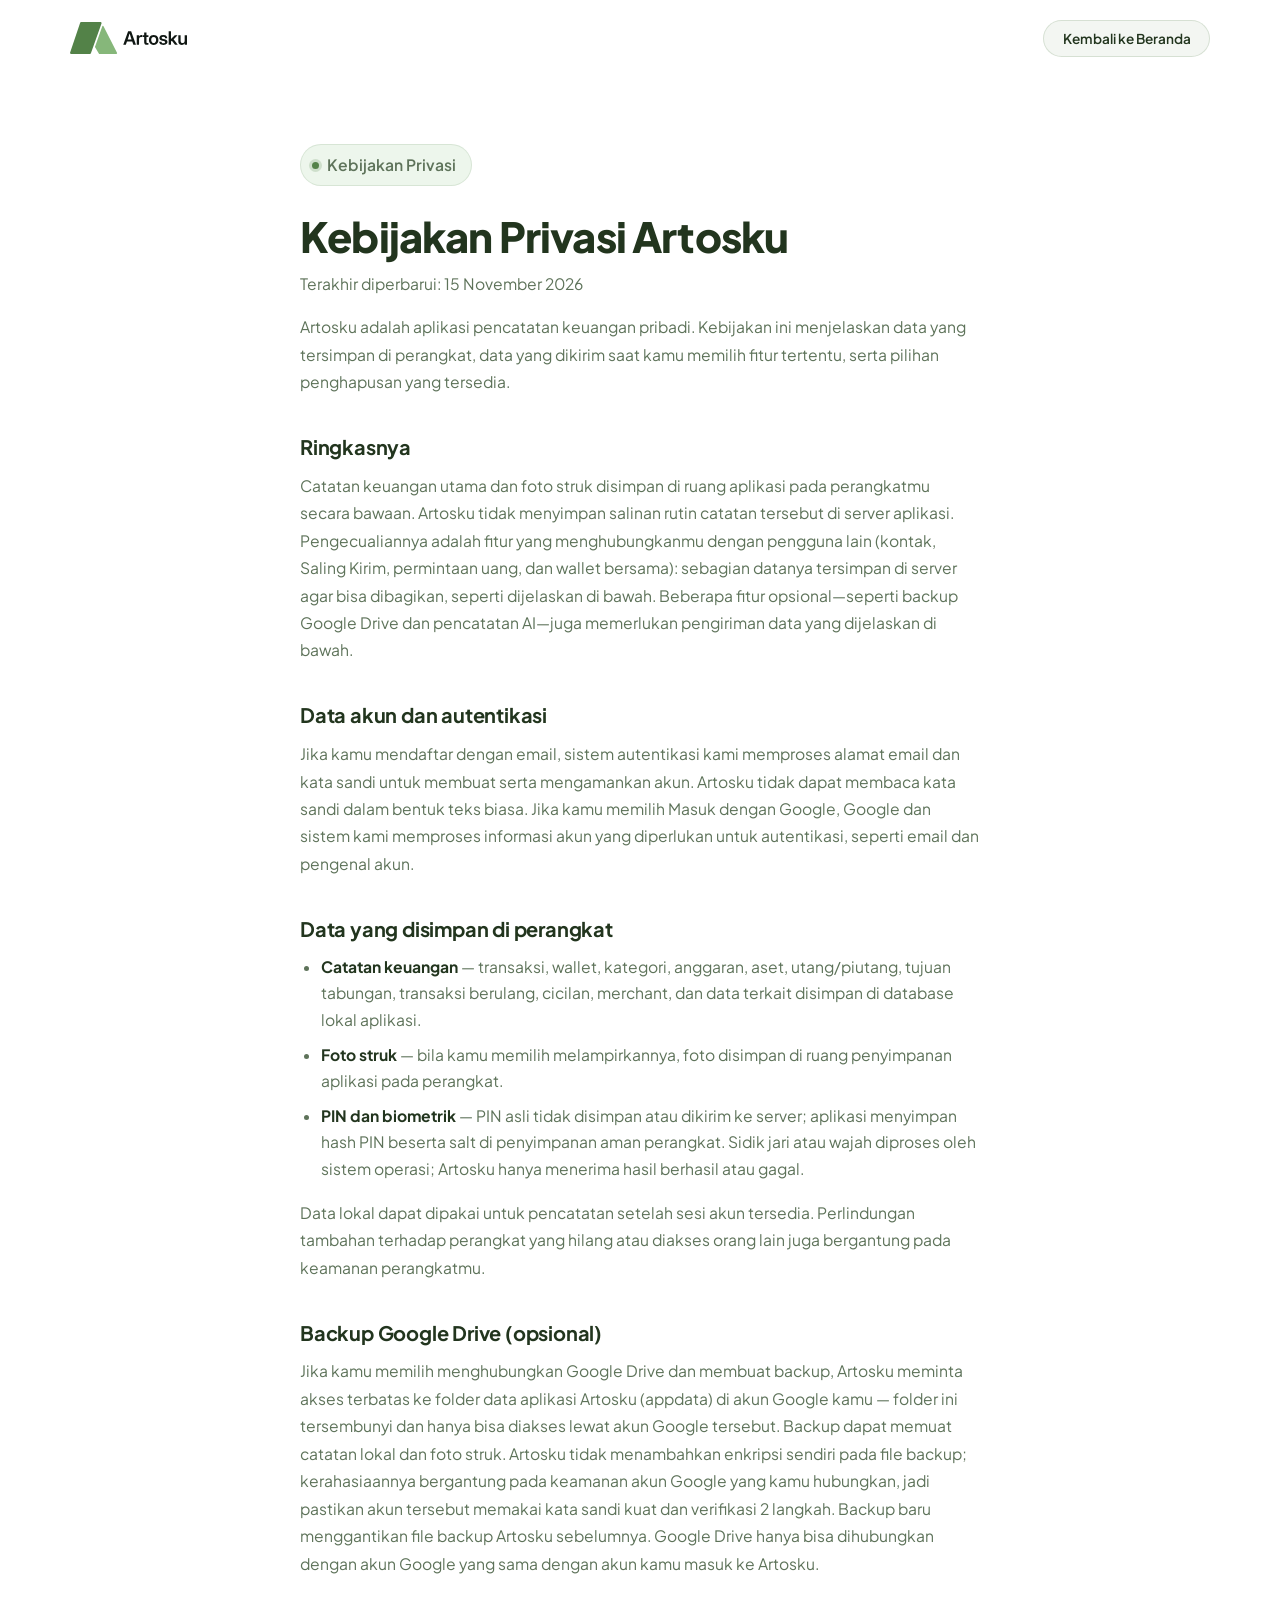
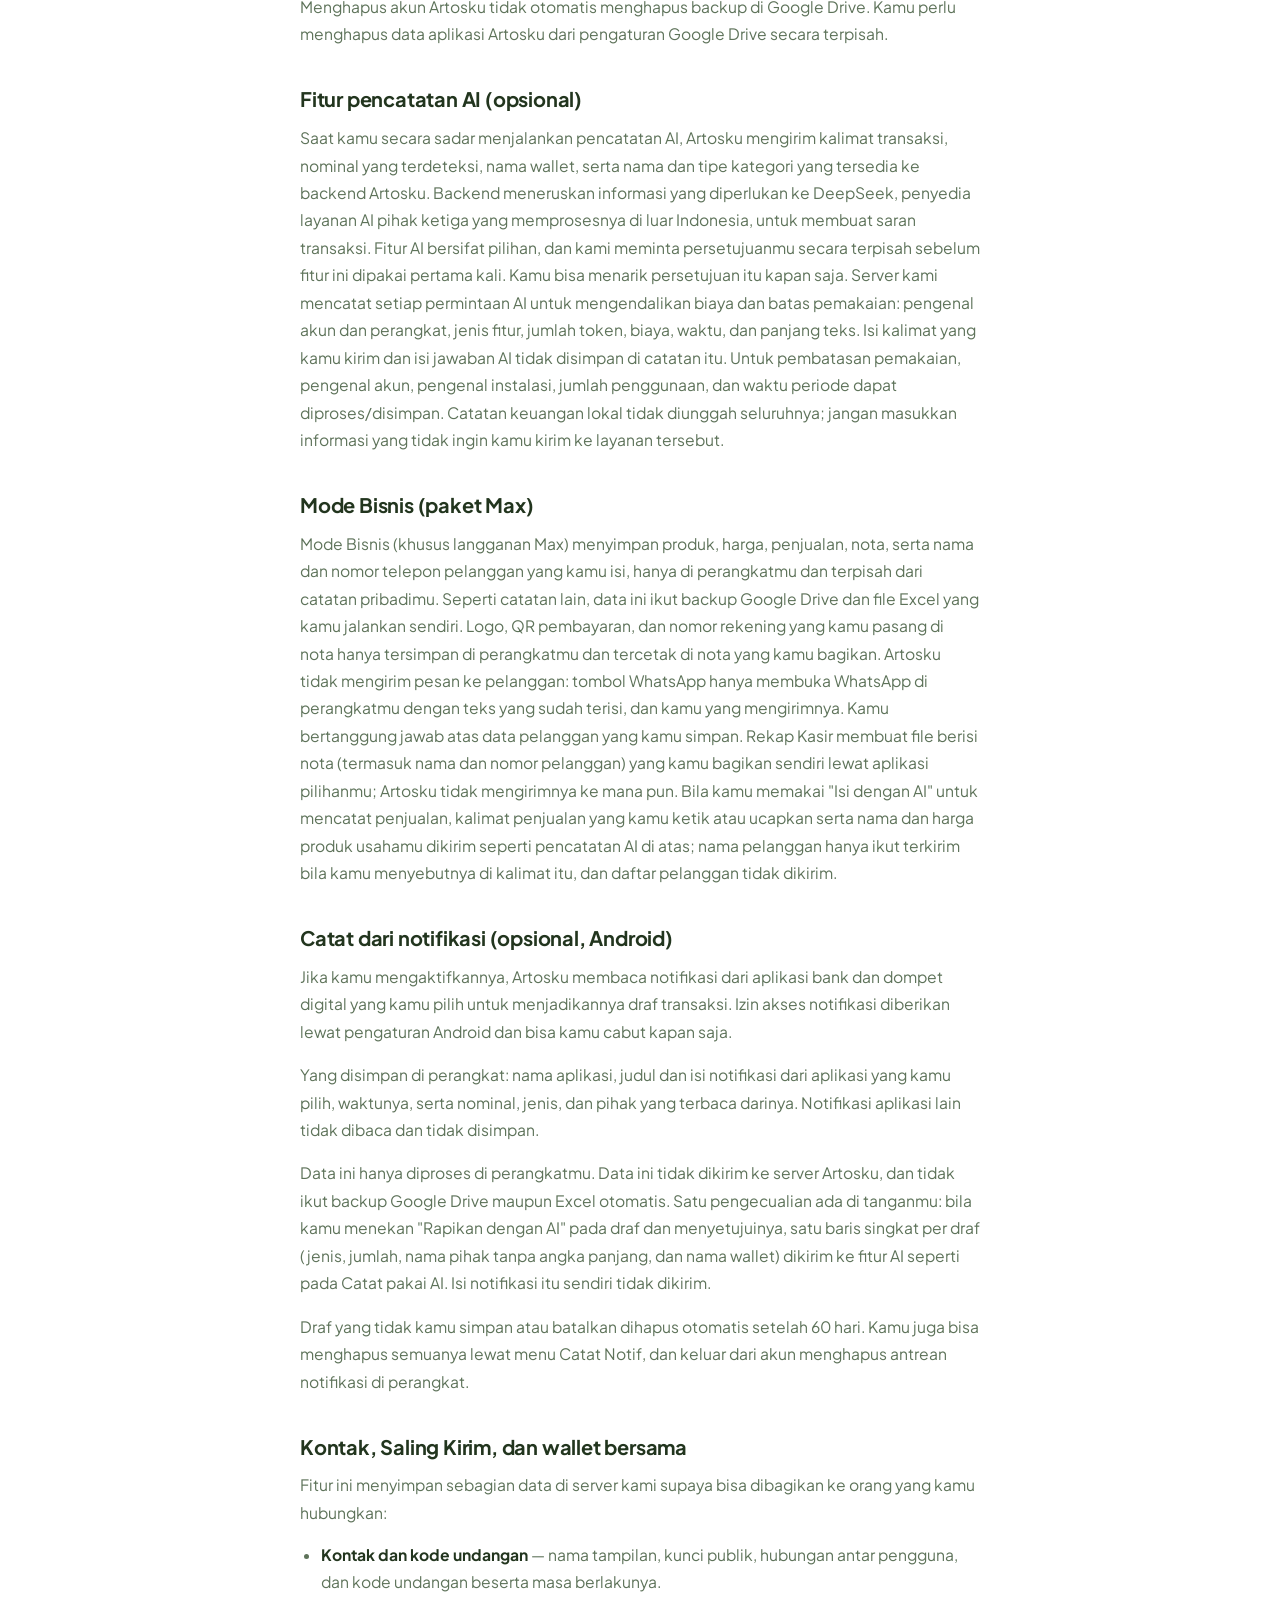
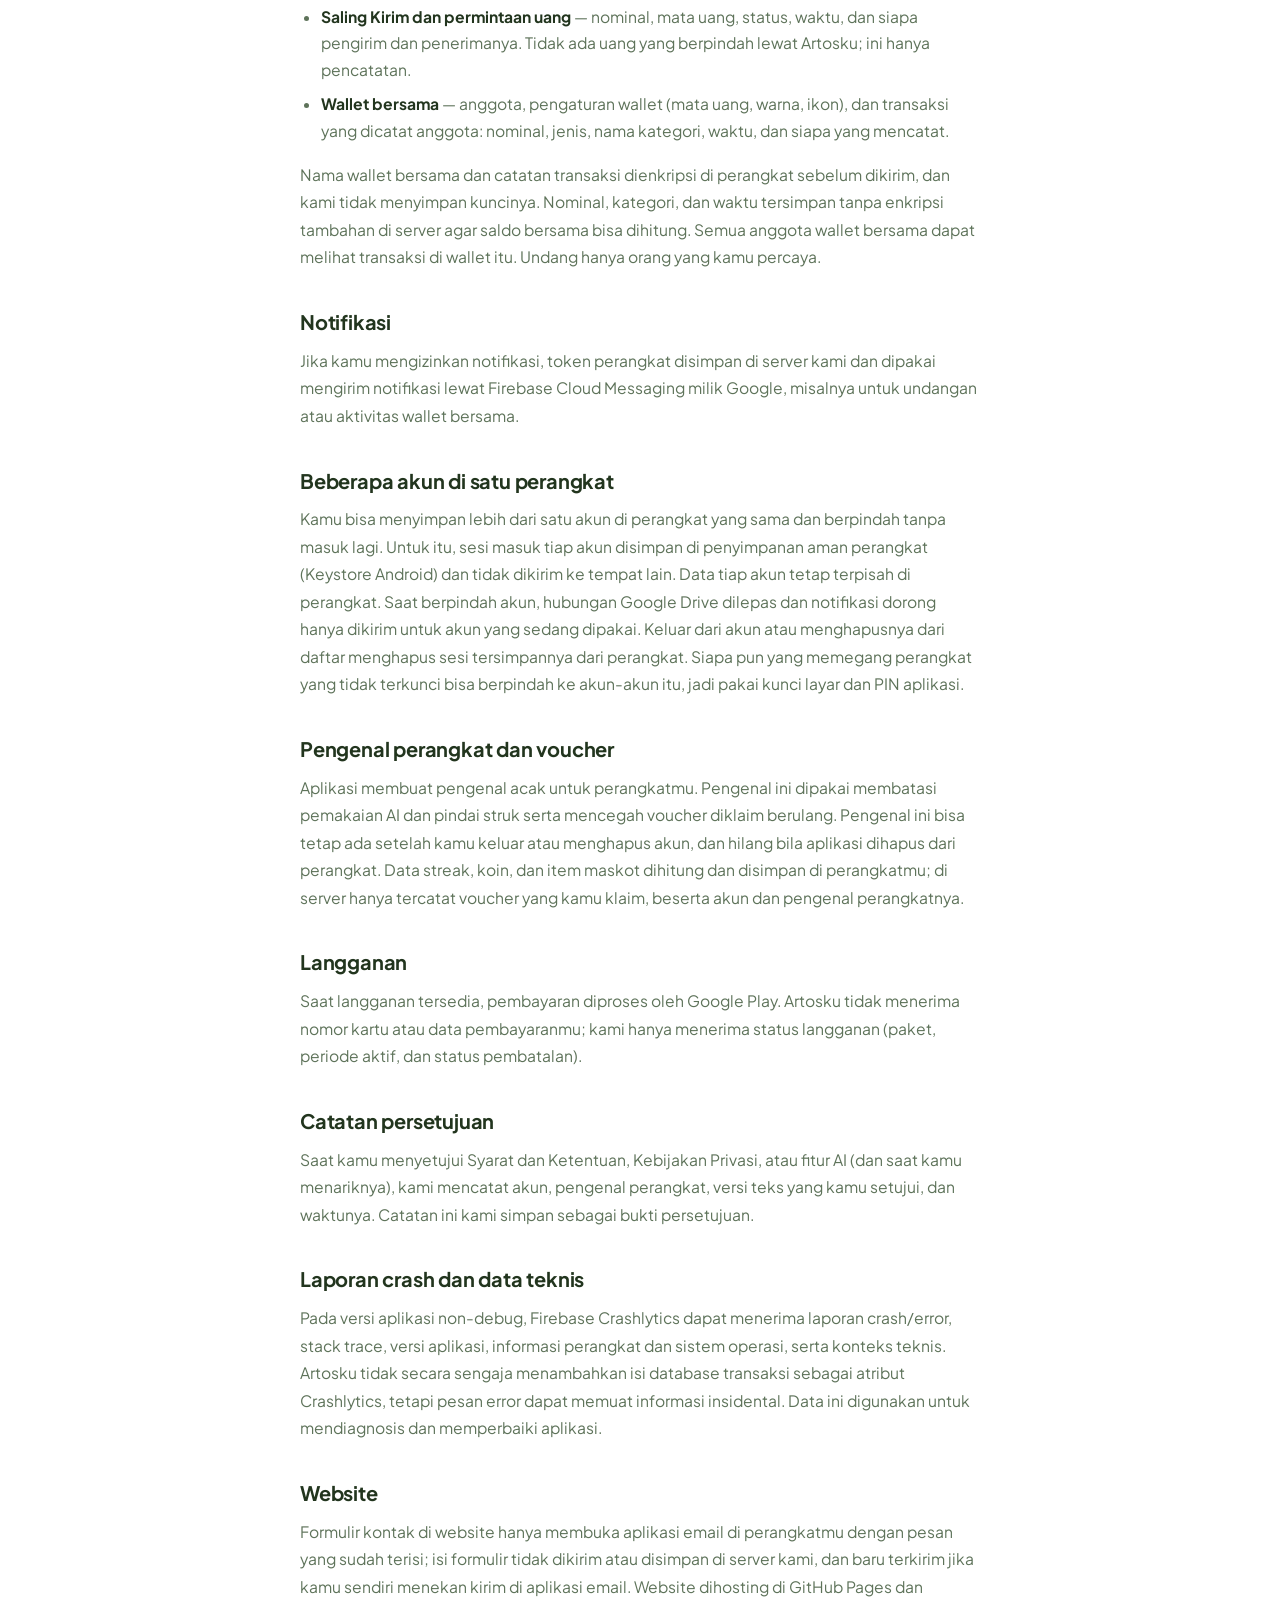
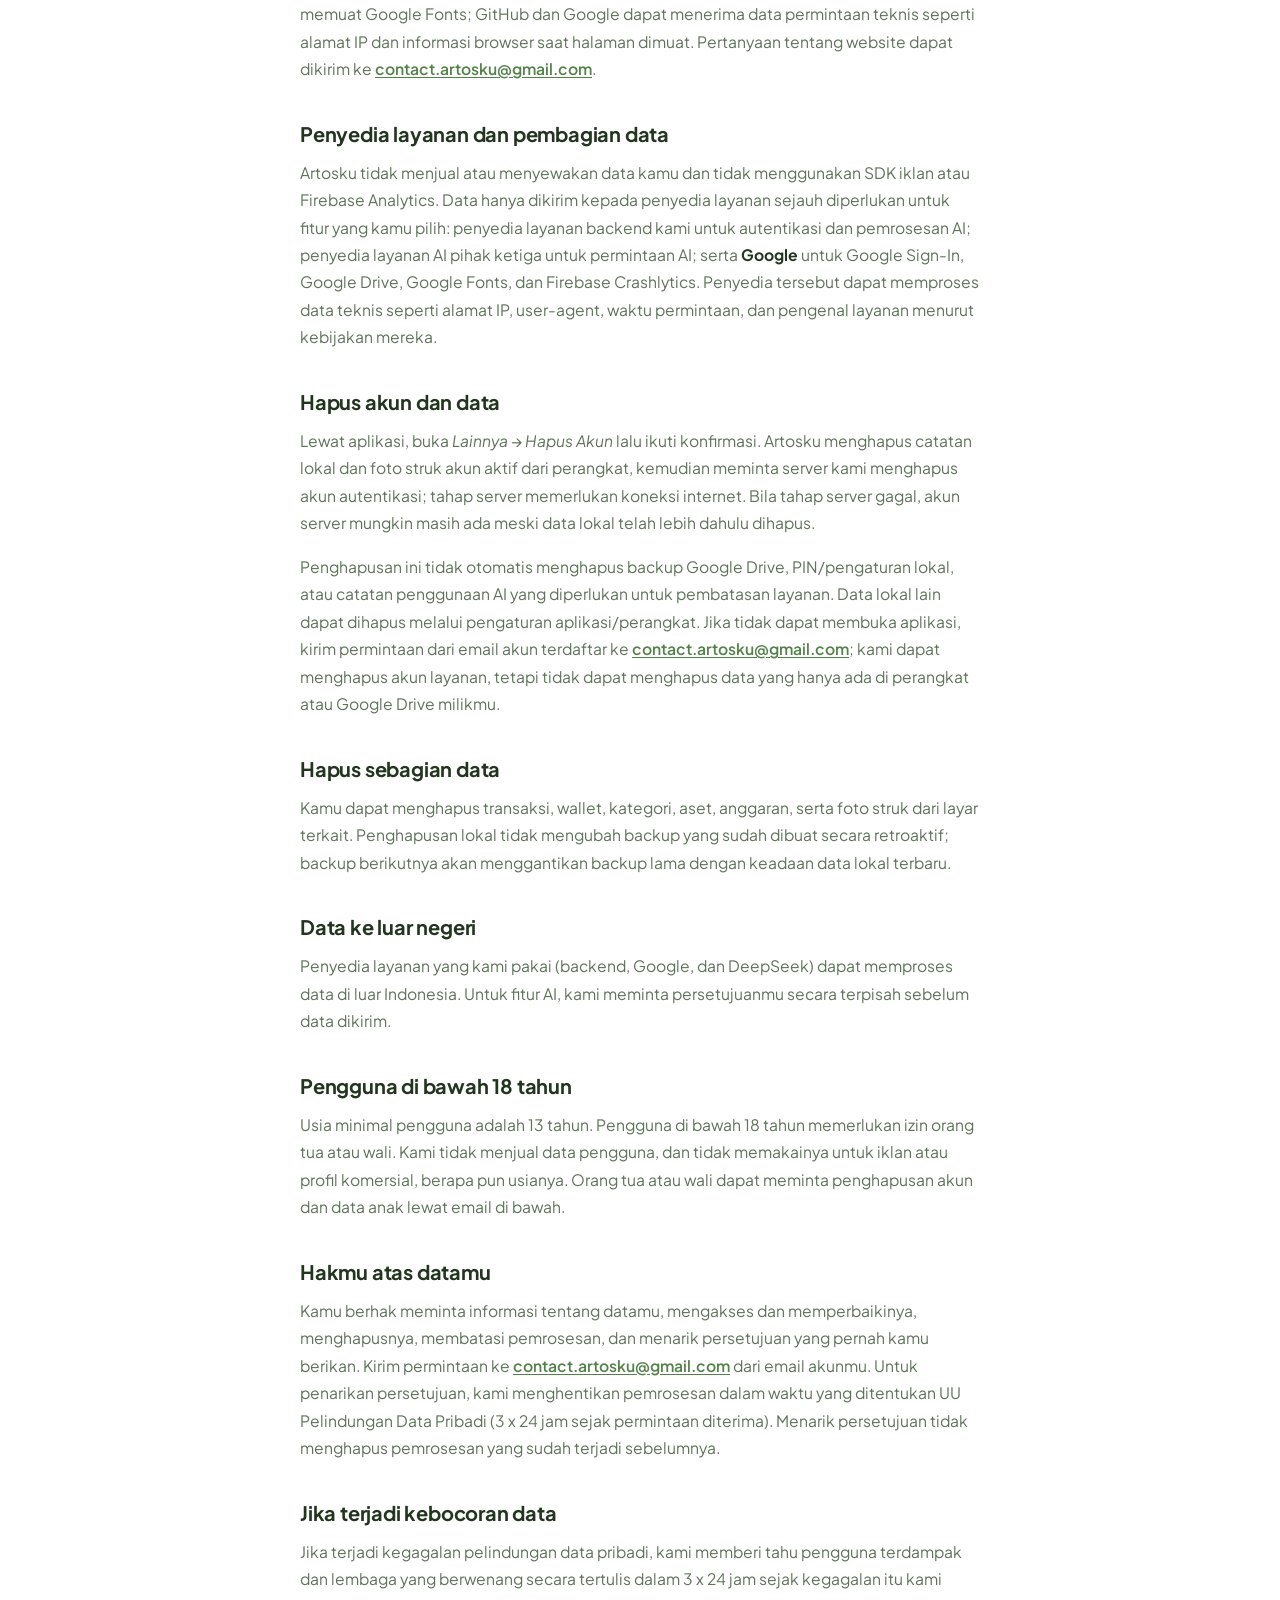
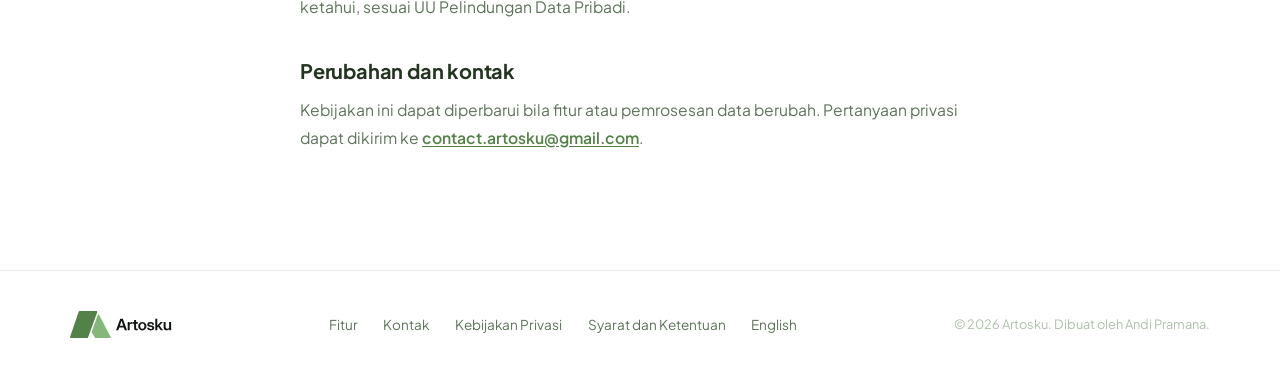
<file: privacy.html>
<!doctype html>
<html lang="id">
<head>
<meta charset="UTF-8" />
<meta name="viewport" content="width=device-width, initial-scale=1, viewport-fit=cover" />
<title>Kebijakan Privasi — Artosku</title>
<meta name="description" content="Kebijakan privasi Artosku: penyimpanan lokal, backup Google Drive opsional, dan layanan yang dipakai saat fitur tertentu dipilih." />
<meta name="theme-color" content="#538248" />
<link rel="icon" href="assets/artosku-app-icon.svg" type="image/svg+xml" />
<link rel="preconnect" href="https://fonts.googleapis.com" />
<link rel="preconnect" href="https://fonts.gstatic.com" crossorigin />
<link href="https://fonts.googleapis.com/css2?family=Plus+Jakarta+Sans:ital,wght@0,400;0,500;0,600;0,700;0,800;1,500&display=swap" rel="stylesheet" />
<link rel="stylesheet" href="css/styles.css" />
<link rel="alternate" hreflang="id" href="https://artosku.my.id/privacy.html" />
<link rel="alternate" hreflang="en" href="https://artosku.my.id/en/privacy.html" />
<link rel="alternate" hreflang="x-default" href="https://artosku.my.id/privacy.html" />
</head>
<body>
<header class="navbar is-scrolled" id="navbar"><div class="container navbar__inner"><a href="index.html" class="brand"><img src="assets/logo-primer.svg" alt="Artosku" width="118" height="32" class="brand__logo" /></a><a href="index.html" class="btn btn--ghost btn--sm">Kembali ke Beranda</a></div></header>
<main id="main"><section class="section legal" style="padding-top: clamp(7rem, 12vw, 9rem);"><div class="container container--narrow legal-doc">
<p class="eyebrow"><span class="eyebrow__dot"></span> Kebijakan Privasi</p><h1>Kebijakan Privasi Artosku</h1><p class="legal-doc__updated">Terakhir diperbarui: 15 November 2026</p>
<p>Artosku adalah aplikasi pencatatan keuangan pribadi. Kebijakan ini menjelaskan data yang tersimpan di perangkat, data yang dikirim saat kamu memilih fitur tertentu, serta pilihan penghapusan yang tersedia.</p>
<h2>Ringkasnya</h2><p>Catatan keuangan utama dan foto struk disimpan di ruang aplikasi pada perangkatmu secara bawaan. Artosku tidak menyimpan salinan rutin catatan tersebut di server aplikasi. Pengecualiannya adalah fitur yang menghubungkanmu dengan pengguna lain (kontak, Saling Kirim, permintaan uang, dan wallet bersama): sebagian datanya tersimpan di server agar bisa dibagikan, seperti dijelaskan di bawah. Beberapa fitur opsional—seperti backup Google Drive dan pencatatan AI—juga memerlukan pengiriman data yang dijelaskan di bawah.</p>
<h2>Data akun dan autentikasi</h2><p>Jika kamu mendaftar dengan email, sistem autentikasi kami memproses alamat email dan kata sandi untuk membuat serta mengamankan akun. Artosku tidak dapat membaca kata sandi dalam bentuk teks biasa. Jika kamu memilih Masuk dengan Google, Google dan sistem kami memproses informasi akun yang diperlukan untuk autentikasi, seperti email dan pengenal akun.</p>
<h2>Data yang disimpan di perangkat</h2><ul><li><strong>Catatan keuangan</strong> — transaksi, wallet, kategori, anggaran, aset, utang/piutang, tujuan tabungan, transaksi berulang, cicilan, merchant, dan data terkait disimpan di database lokal aplikasi.</li><li><strong>Foto struk</strong> — bila kamu memilih melampirkannya, foto disimpan di ruang penyimpanan aplikasi pada perangkat.</li><li><strong>PIN dan biometrik</strong> — PIN asli tidak disimpan atau dikirim ke server; aplikasi menyimpan hash PIN beserta salt di penyimpanan aman perangkat. Sidik jari atau wajah diproses oleh sistem operasi; Artosku hanya menerima hasil berhasil atau gagal.</li></ul>
<p>Data lokal dapat dipakai untuk pencatatan setelah sesi akun tersedia. Perlindungan tambahan terhadap perangkat yang hilang atau diakses orang lain juga bergantung pada keamanan perangkatmu.</p>
<h2>Backup Google Drive (opsional)</h2><p>Jika kamu memilih menghubungkan Google Drive dan membuat backup, Artosku meminta akses terbatas ke folder data aplikasi Artosku (appdata) di akun Google kamu — folder ini tersembunyi dan hanya bisa diakses lewat akun Google tersebut. Backup dapat memuat catatan lokal dan foto struk. Artosku tidak menambahkan enkripsi sendiri pada file backup; kerahasiaannya bergantung pada keamanan akun Google yang kamu hubungkan, jadi pastikan akun tersebut memakai kata sandi kuat dan verifikasi 2 langkah. Backup baru menggantikan file backup Artosku sebelumnya. Google Drive hanya bisa dihubungkan dengan akun Google yang sama dengan akun kamu masuk ke Artosku.</p><p>Menghapus akun Artosku tidak otomatis menghapus backup di Google Drive. Kamu perlu menghapus data aplikasi Artosku dari pengaturan Google Drive secara terpisah.</p>
<h2>Fitur pencatatan AI (opsional)</h2><p>Saat kamu secara sadar menjalankan pencatatan AI, Artosku mengirim kalimat transaksi, nominal yang terdeteksi, nama wallet, serta nama dan tipe kategori yang tersedia ke backend Artosku. Backend meneruskan informasi yang diperlukan ke DeepSeek, penyedia layanan AI pihak ketiga yang memprosesnya di luar Indonesia, untuk membuat saran transaksi. Fitur AI bersifat pilihan, dan kami meminta persetujuanmu secara terpisah sebelum fitur ini dipakai pertama kali. Kamu bisa menarik persetujuan itu kapan saja. Server kami mencatat setiap permintaan AI untuk mengendalikan biaya dan batas pemakaian: pengenal akun dan perangkat, jenis fitur, jumlah token, biaya, waktu, dan panjang teks. Isi kalimat yang kamu kirim dan isi jawaban AI tidak disimpan di catatan itu. Untuk pembatasan pemakaian, pengenal akun, pengenal instalasi, jumlah penggunaan, dan waktu periode dapat diproses/disimpan. Catatan keuangan lokal tidak diunggah seluruhnya; jangan masukkan informasi yang tidak ingin kamu kirim ke layanan tersebut.</p>
<h2>Mode Bisnis (paket Max)</h2><p>Mode Bisnis (khusus langganan Max) menyimpan produk, harga, penjualan, nota, serta nama dan nomor telepon pelanggan yang kamu isi, hanya di perangkatmu dan terpisah dari catatan pribadimu. Seperti catatan lain, data ini ikut backup Google Drive dan file Excel yang kamu jalankan sendiri. Logo, QR pembayaran, dan nomor rekening yang kamu pasang di nota hanya tersimpan di perangkatmu dan tercetak di nota yang kamu bagikan. Artosku tidak mengirim pesan ke pelanggan: tombol WhatsApp hanya membuka WhatsApp di perangkatmu dengan teks yang sudah terisi, dan kamu yang mengirimnya. Kamu bertanggung jawab atas data pelanggan yang kamu simpan. Rekap Kasir membuat file berisi nota (termasuk nama dan nomor pelanggan) yang kamu bagikan sendiri lewat aplikasi pilihanmu; Artosku tidak mengirimnya ke mana pun. Bila kamu memakai &quot;Isi dengan AI&quot; untuk mencatat penjualan, kalimat penjualan yang kamu ketik atau ucapkan serta nama dan harga produk usahamu dikirim seperti pencatatan AI di atas; nama pelanggan hanya ikut terkirim bila kamu menyebutnya di kalimat itu, dan daftar pelanggan tidak dikirim.</p>
<h2>Catat dari notifikasi (opsional, Android)</h2><p>Jika kamu mengaktifkannya, Artosku membaca notifikasi dari aplikasi bank dan dompet digital yang kamu pilih untuk menjadikannya draf transaksi. Izin akses notifikasi diberikan lewat pengaturan Android dan bisa kamu cabut kapan saja.</p><p>Yang disimpan di perangkat: nama aplikasi, judul dan isi notifikasi dari aplikasi yang kamu pilih, waktunya, serta nominal, jenis, dan pihak yang terbaca darinya. Notifikasi aplikasi lain tidak dibaca dan tidak disimpan.</p><p>Data ini hanya diproses di perangkatmu. Data ini tidak dikirim ke server Artosku, dan tidak ikut backup Google Drive maupun Excel otomatis. Satu pengecualian ada di tanganmu: bila kamu menekan "Rapikan dengan AI" pada draf dan menyetujuinya, satu baris singkat per draf (jenis, jumlah, nama pihak tanpa angka panjang, dan nama wallet) dikirim ke fitur AI seperti pada Catat pakai AI. Isi notifikasi itu sendiri tidak dikirim.</p><p>Draf yang tidak kamu simpan atau batalkan dihapus otomatis setelah 60 hari. Kamu juga bisa menghapus semuanya lewat menu Catat Notif, dan keluar dari akun menghapus antrean notifikasi di perangkat.</p><h2>Kontak, Saling Kirim, dan wallet bersama</h2><p>Fitur ini menyimpan sebagian data di server kami supaya bisa dibagikan ke orang yang kamu hubungkan:</p><ul><li><strong>Kontak dan kode undangan</strong> — nama tampilan, kunci publik, hubungan antar pengguna, dan kode undangan beserta masa berlakunya.</li><li><strong>Saling Kirim dan permintaan uang</strong> — nominal, mata uang, status, waktu, dan siapa pengirim dan penerimanya. Tidak ada uang yang berpindah lewat Artosku; ini hanya pencatatan.</li><li><strong>Wallet bersama</strong> — anggota, pengaturan wallet (mata uang, warna, ikon), dan transaksi yang dicatat anggota: nominal, jenis, nama kategori, waktu, dan siapa yang mencatat.</li></ul><p>Nama wallet bersama dan catatan transaksi dienkripsi di perangkat sebelum dikirim, dan kami tidak menyimpan kuncinya. Nominal, kategori, dan waktu tersimpan tanpa enkripsi tambahan di server agar saldo bersama bisa dihitung. Semua anggota wallet bersama dapat melihat transaksi di wallet itu. Undang hanya orang yang kamu percaya.</p><h2>Notifikasi</h2><p>Jika kamu mengizinkan notifikasi, token perangkat disimpan di server kami dan dipakai mengirim notifikasi lewat Firebase Cloud Messaging milik Google, misalnya untuk undangan atau aktivitas wallet bersama.</p><h2>Beberapa akun di satu perangkat</h2><p>Kamu bisa menyimpan lebih dari satu akun di perangkat yang sama dan berpindah tanpa masuk lagi. Untuk itu, sesi masuk tiap akun disimpan di penyimpanan aman perangkat (Keystore Android) dan tidak dikirim ke tempat lain. Data tiap akun tetap terpisah di perangkat. Saat berpindah akun, hubungan Google Drive dilepas dan notifikasi dorong hanya dikirim untuk akun yang sedang dipakai. Keluar dari akun atau menghapusnya dari daftar menghapus sesi tersimpannya dari perangkat. Siapa pun yang memegang perangkat yang tidak terkunci bisa berpindah ke akun-akun itu, jadi pakai kunci layar dan PIN aplikasi.</p><h2>Pengenal perangkat dan voucher</h2><p>Aplikasi membuat pengenal acak untuk perangkatmu. Pengenal ini dipakai membatasi pemakaian AI dan pindai struk serta mencegah voucher diklaim berulang. Pengenal ini bisa tetap ada setelah kamu keluar atau menghapus akun, dan hilang bila aplikasi dihapus dari perangkat. Data streak, koin, dan item maskot dihitung dan disimpan di perangkatmu; di server hanya tercatat voucher yang kamu klaim, beserta akun dan pengenal perangkatnya.</p><h2>Langganan</h2><p>Saat langganan tersedia, pembayaran diproses oleh Google Play. Artosku tidak menerima nomor kartu atau data pembayaranmu; kami hanya menerima status langganan (paket, periode aktif, dan status pembatalan).</p><h2>Catatan persetujuan</h2><p>Saat kamu menyetujui Syarat dan Ketentuan, Kebijakan Privasi, atau fitur AI (dan saat kamu menariknya), kami mencatat akun, pengenal perangkat, versi teks yang kamu setujui, dan waktunya. Catatan ini kami simpan sebagai bukti persetujuan.</p><h2>Laporan crash dan data teknis</h2><p>Pada versi aplikasi non-debug, Firebase Crashlytics dapat menerima laporan crash/error, stack trace, versi aplikasi, informasi perangkat dan sistem operasi, serta konteks teknis. Artosku tidak secara sengaja menambahkan isi database transaksi sebagai atribut Crashlytics, tetapi pesan error dapat memuat informasi insidental. Data ini digunakan untuk mendiagnosis dan memperbaiki aplikasi.</p>
<h2>Website</h2><p>Formulir kontak di website hanya membuka aplikasi email di perangkatmu dengan pesan yang sudah terisi; isi formulir tidak dikirim atau disimpan di server kami, dan baru terkirim jika kamu sendiri menekan kirim di aplikasi email. Website dihosting di GitHub Pages dan memuat Google Fonts; GitHub dan Google dapat menerima data permintaan teknis seperti alamat IP dan informasi browser saat halaman dimuat. Pertanyaan tentang website dapat dikirim ke <a href="mailto:contact.artosku@gmail.com">contact.artosku@gmail.com</a>.</p>
<h2>Penyedia layanan dan pembagian data</h2><p>Artosku tidak menjual atau menyewakan data kamu dan tidak menggunakan SDK iklan atau Firebase Analytics. Data hanya dikirim kepada penyedia layanan sejauh diperlukan untuk fitur yang kamu pilih: penyedia layanan backend kami untuk autentikasi dan pemrosesan AI; penyedia layanan AI pihak ketiga untuk permintaan AI; serta <strong>Google</strong> untuk Google Sign-In, Google Drive, Google Fonts, dan Firebase Crashlytics. Penyedia tersebut dapat memproses data teknis seperti alamat IP, user-agent, waktu permintaan, dan pengenal layanan menurut kebijakan mereka.</p>
<h2 id="hapus-akun">Hapus akun dan data</h2><p>Lewat aplikasi, buka <em>Lainnya → Hapus Akun</em> lalu ikuti konfirmasi. Artosku menghapus catatan lokal dan foto struk akun aktif dari perangkat, kemudian meminta server kami menghapus akun autentikasi; tahap server memerlukan koneksi internet. Bila tahap server gagal, akun server mungkin masih ada meski data lokal telah lebih dahulu dihapus.</p><p>Penghapusan ini tidak otomatis menghapus backup Google Drive, PIN/pengaturan lokal, atau catatan penggunaan AI yang diperlukan untuk pembatasan layanan. Data lokal lain dapat dihapus melalui pengaturan aplikasi/perangkat. Jika tidak dapat membuka aplikasi, kirim permintaan dari email akun terdaftar ke <a href="mailto:contact.artosku@gmail.com?subject=Permintaan%20Hapus%20Akun%20Artosku">contact.artosku@gmail.com</a>; kami dapat menghapus akun layanan, tetapi tidak dapat menghapus data yang hanya ada di perangkat atau Google Drive milikmu.</p>
<h2 id="hapus-sebagian-data">Hapus sebagian data</h2><p>Kamu dapat menghapus transaksi, wallet, kategori, aset, anggaran, serta foto struk dari layar terkait. Penghapusan lokal tidak mengubah backup yang sudah dibuat secara retroaktif; backup berikutnya akan menggantikan backup lama dengan keadaan data lokal terbaru.</p>
<h2>Data ke luar negeri</h2><p>Penyedia layanan yang kami pakai (backend, Google, dan DeepSeek) dapat memproses data di luar Indonesia. Untuk fitur AI, kami meminta persetujuanmu secara terpisah sebelum data dikirim.</p><h2>Pengguna di bawah 18 tahun</h2><p>Usia minimal pengguna adalah 13 tahun. Pengguna di bawah 18 tahun memerlukan izin orang tua atau wali. Kami tidak menjual data pengguna, dan tidak memakainya untuk iklan atau profil komersial, berapa pun usianya. Orang tua atau wali dapat meminta penghapusan akun dan data anak lewat email di bawah.</p><h2>Hakmu atas datamu</h2><p>Kamu berhak meminta informasi tentang datamu, mengakses dan memperbaikinya, menghapusnya, membatasi pemrosesan, dan menarik persetujuan yang pernah kamu berikan. Kirim permintaan ke <a href="mailto:contact.artosku@gmail.com">contact.artosku@gmail.com</a> dari email akunmu. Untuk penarikan persetujuan, kami menghentikan pemrosesan dalam waktu yang ditentukan UU Pelindungan Data Pribadi (3 x 24 jam sejak permintaan diterima). Menarik persetujuan tidak menghapus pemrosesan yang sudah terjadi sebelumnya.</p><h2>Jika terjadi kebocoran data</h2><p>Jika terjadi kegagalan pelindungan data pribadi, kami memberi tahu pengguna terdampak dan lembaga yang berwenang secara tertulis dalam 3 x 24 jam sejak kegagalan itu kami ketahui, sesuai UU Pelindungan Data Pribadi.</p><h2>Perubahan dan kontak</h2><p>Kebijakan ini dapat diperbarui bila fitur atau pemrosesan data berubah. Pertanyaan privasi dapat dikirim ke <a href="mailto:contact.artosku@gmail.com">contact.artosku@gmail.com</a>.</p>
</div></section></main>
<footer class="footer"><div class="container footer__inner"><a href="index.html" class="brand brand--footer"><img src="assets/logo-primer.svg" alt="Artosku" width="102" height="28" class="brand__logo" /></a><nav class="footer__links" aria-label="Navigasi footer"><a href="index.html#fitur">Fitur</a><a href="index.html#kontak">Kontak</a><a href="privacy.html">Kebijakan Privasi</a><a href="terms.html">Syarat dan Ketentuan</a><a href="en/privacy.html" hreflang="en" lang="en">English</a></nav><p class="footer__copy">&copy; <span id="year"></span> Artosku. Dibuat oleh Andi Pramana.</p></div></footer>
<script src="js/main.js"></script>
</body></html>
</file>
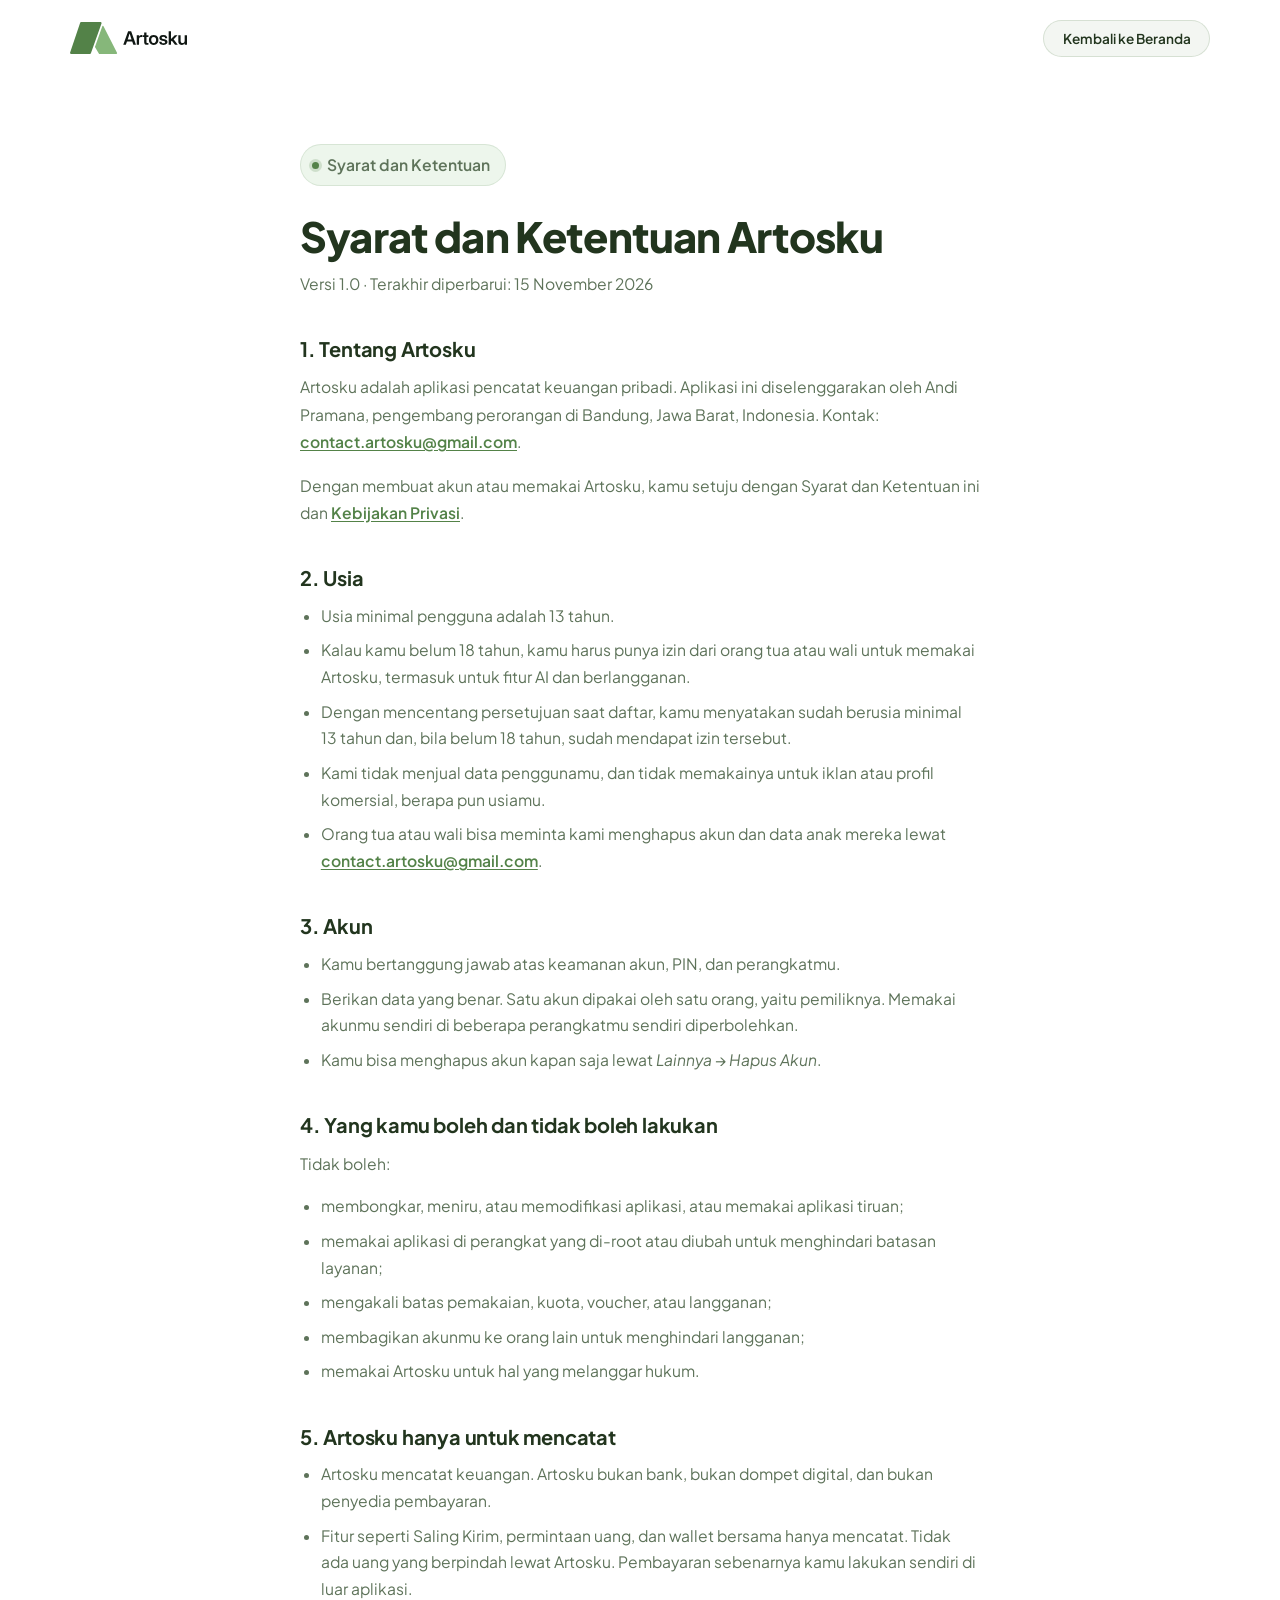
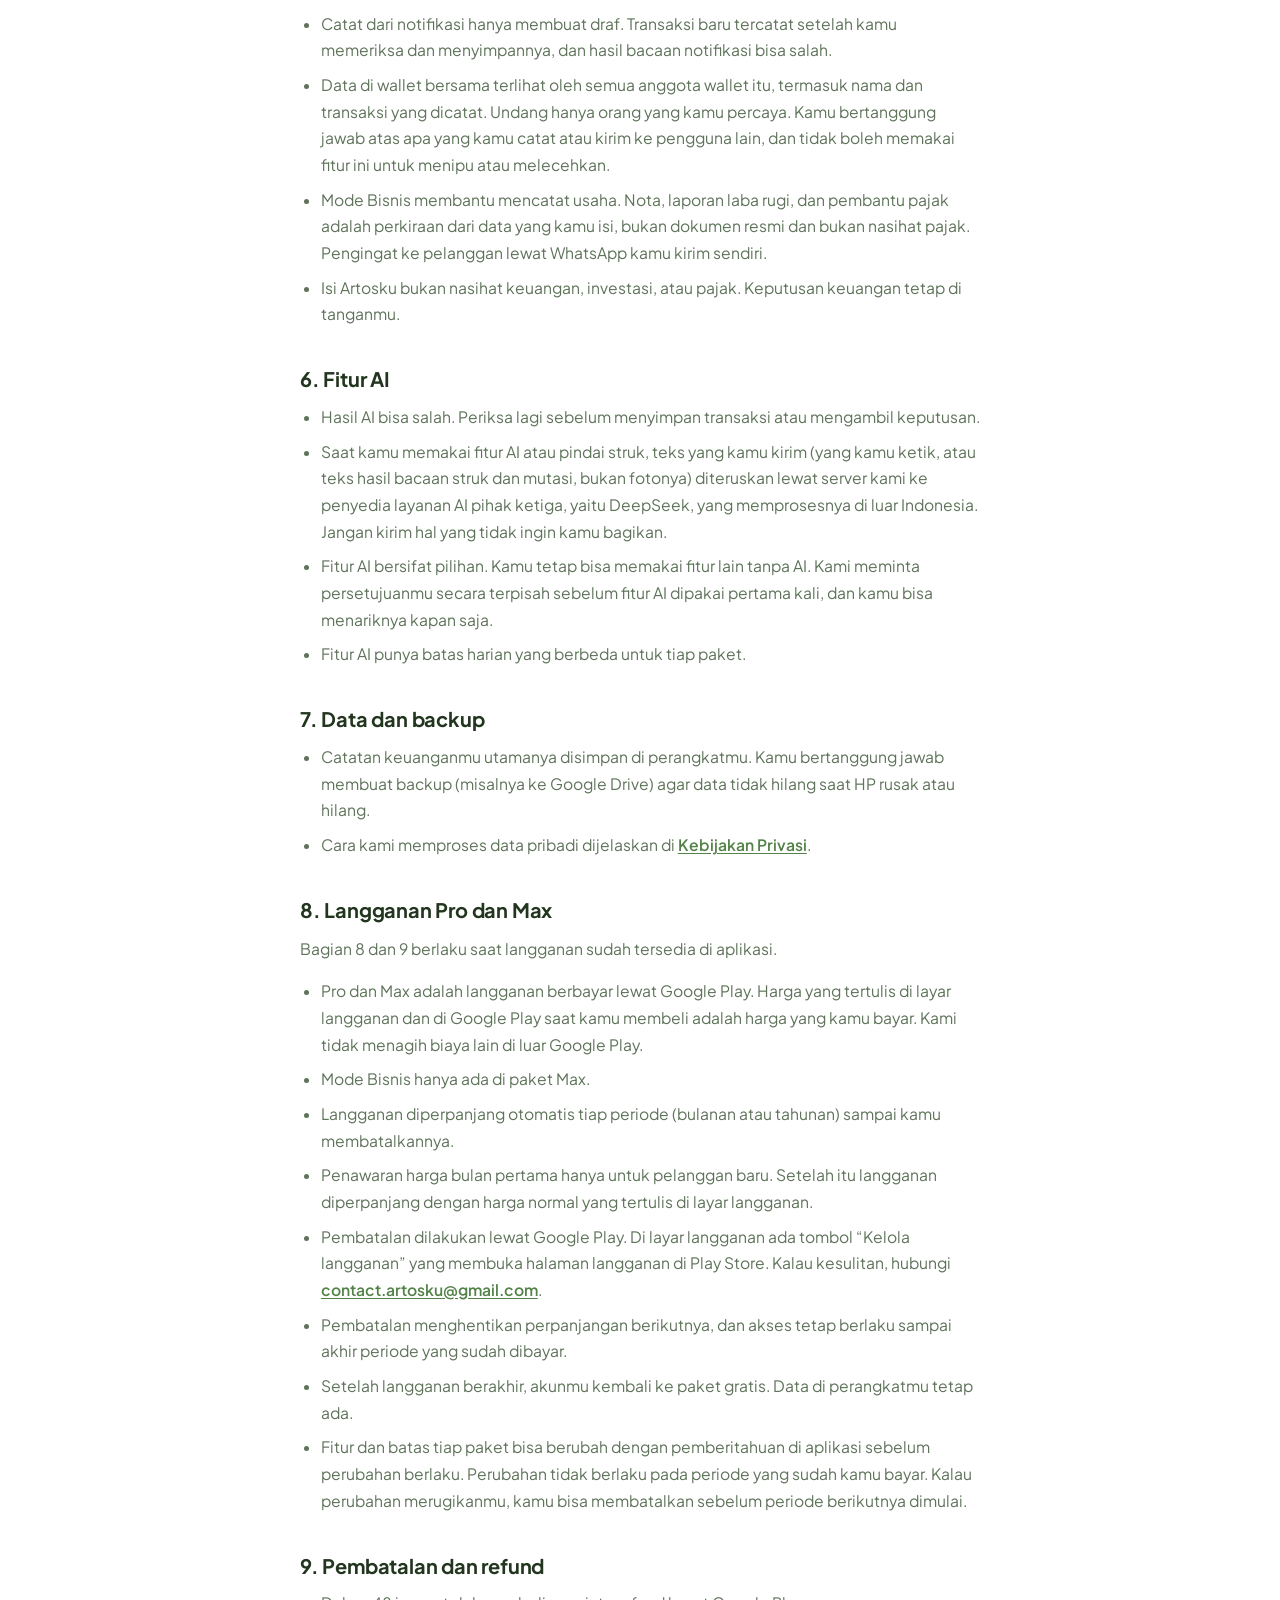
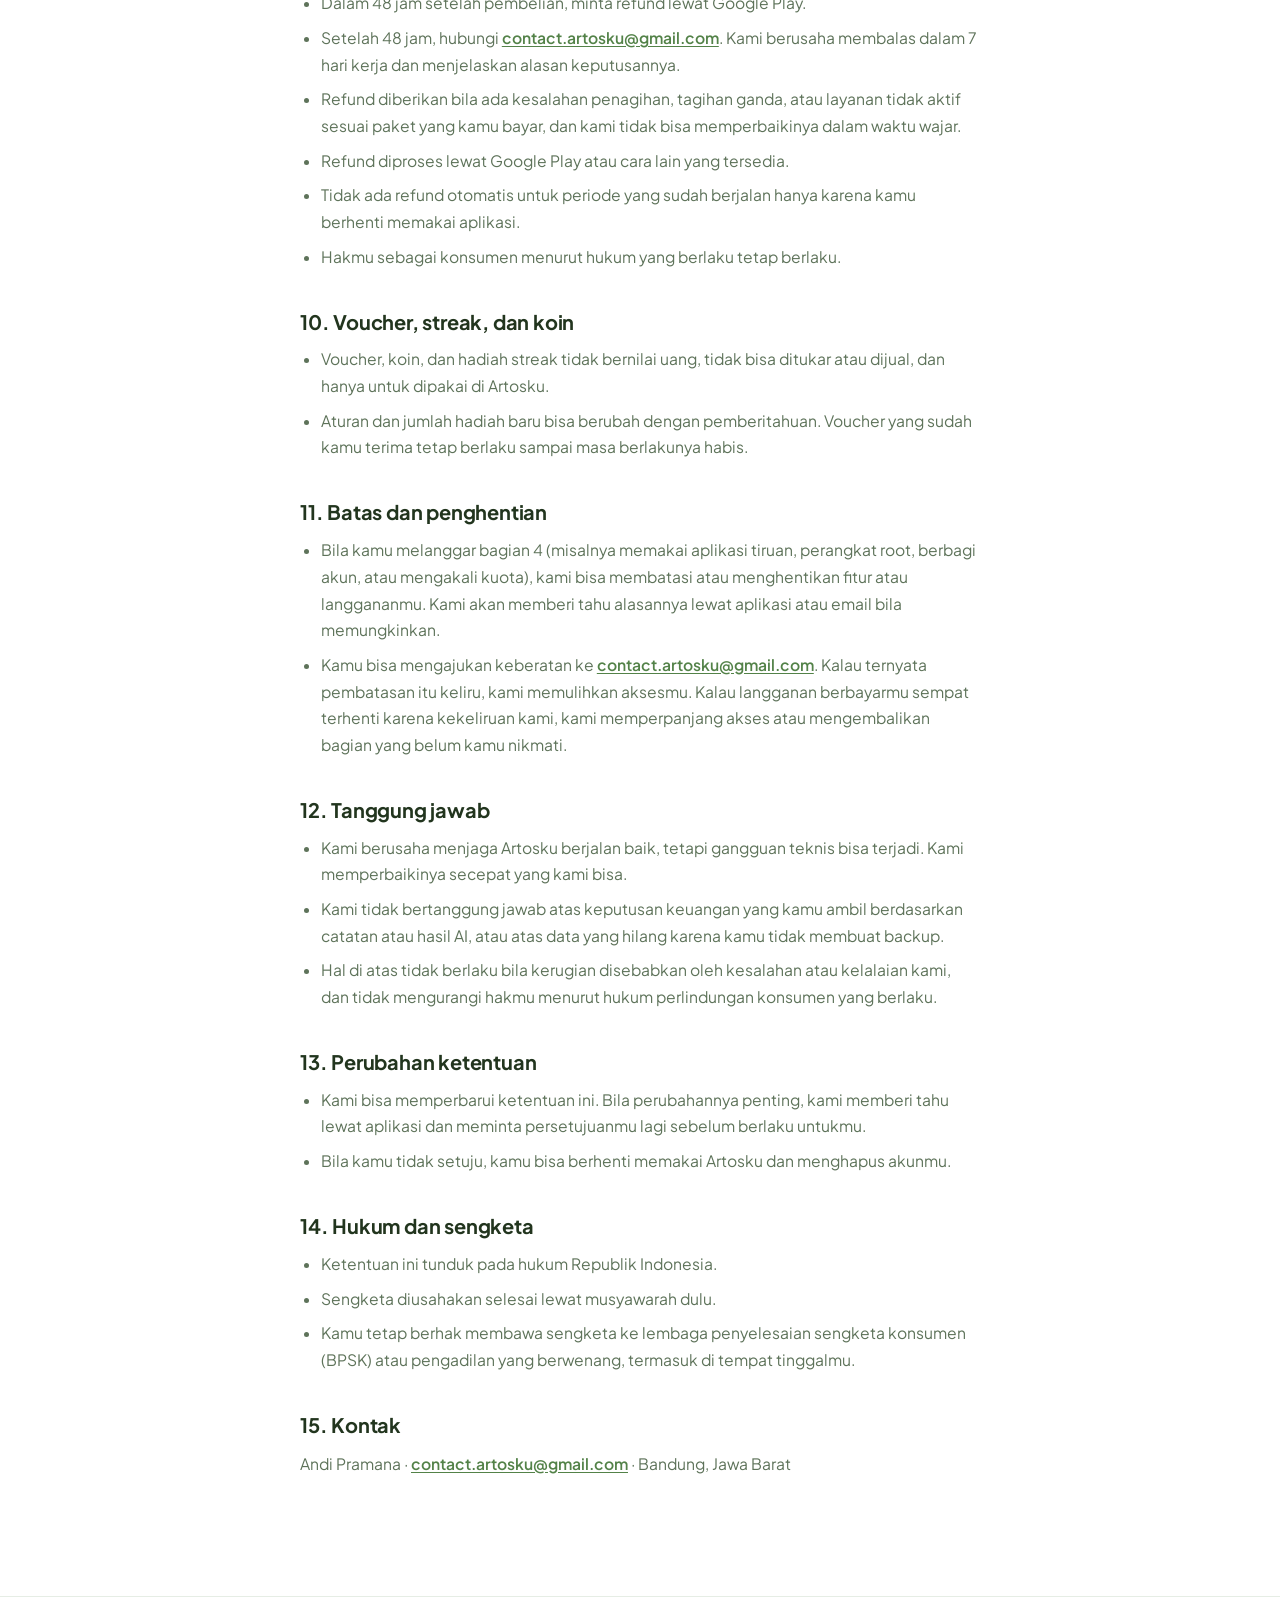
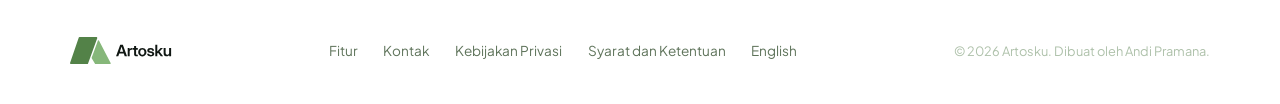
<file: terms.html>
<!doctype html>
<html lang="id">
<head>
<meta charset="UTF-8" />
<meta name="viewport" content="width=device-width, initial-scale=1, viewport-fit=cover" />
<title>Syarat dan Ketentuan — Artosku</title>
<meta name="description" content="Syarat dan ketentuan penggunaan Artosku: usia, akun, fitur AI, langganan, refund, dan hak-hakmu." />
<meta name="theme-color" content="#538248" />
<link rel="icon" href="assets/artosku-app-icon.svg" type="image/svg+xml" />
<link rel="preconnect" href="https://fonts.googleapis.com" />
<link rel="preconnect" href="https://fonts.gstatic.com" crossorigin />
<link href="https://fonts.googleapis.com/css2?family=Plus+Jakarta+Sans:ital,wght@0,400;0,500;0,600;0,700;0,800;1,500&display=swap" rel="stylesheet" />
<link rel="stylesheet" href="css/styles.css" />
<link rel="alternate" hreflang="id" href="https://artosku.my.id/terms.html" />
<link rel="alternate" hreflang="en" href="https://artosku.my.id/en/terms.html" />
<link rel="alternate" hreflang="x-default" href="https://artosku.my.id/terms.html" />
</head>
<body>
<header class="navbar is-scrolled" id="navbar"><div class="container navbar__inner"><a href="index.html" class="brand"><img src="assets/logo-primer.svg" alt="Artosku" width="118" height="32" class="brand__logo" /></a><a href="index.html" class="btn btn--ghost btn--sm">Kembali ke Beranda</a></div></header>
<main id="main"><section class="section legal" style="padding-top: clamp(7rem, 12vw, 9rem);"><div class="container container--narrow legal-doc">
<p class="eyebrow"><span class="eyebrow__dot"></span> Syarat dan Ketentuan</p><h1>Syarat dan Ketentuan Artosku</h1><p class="legal-doc__updated">Versi 1.0 &middot; Terakhir diperbarui: 15 November 2026</p>

<h2>1. Tentang Artosku</h2>
<p>Artosku adalah aplikasi pencatat keuangan pribadi. Aplikasi ini diselenggarakan oleh Andi Pramana, pengembang perorangan di Bandung, Jawa Barat, Indonesia. Kontak: <a href="mailto:contact.artosku@gmail.com">contact.artosku@gmail.com</a>.</p>
<p>Dengan membuat akun atau memakai Artosku, kamu setuju dengan Syarat dan Ketentuan ini dan <a href="privacy.html">Kebijakan Privasi</a>.</p>

<h2>2. Usia</h2>
<ul>
<li>Usia minimal pengguna adalah 13 tahun.</li>
<li>Kalau kamu belum 18 tahun, kamu harus punya izin dari orang tua atau wali untuk memakai Artosku, termasuk untuk fitur AI dan berlangganan.</li>
<li>Dengan mencentang persetujuan saat daftar, kamu menyatakan sudah berusia minimal 13 tahun dan, bila belum 18 tahun, sudah mendapat izin tersebut.</li>
<li>Kami tidak menjual data penggunamu, dan tidak memakainya untuk iklan atau profil komersial, berapa pun usiamu.</li>
<li>Orang tua atau wali bisa meminta kami menghapus akun dan data anak mereka lewat <a href="mailto:contact.artosku@gmail.com">contact.artosku@gmail.com</a>.</li>
</ul>

<h2>3. Akun</h2>
<ul>
<li>Kamu bertanggung jawab atas keamanan akun, PIN, dan perangkatmu.</li>
<li>Berikan data yang benar. Satu akun dipakai oleh satu orang, yaitu pemiliknya. Memakai akunmu sendiri di beberapa perangkatmu sendiri diperbolehkan.</li>
<li>Kamu bisa menghapus akun kapan saja lewat <em>Lainnya &rarr; Hapus Akun</em>.</li>
</ul>

<h2>4. Yang kamu boleh dan tidak boleh lakukan</h2>
<p>Tidak boleh:</p>
<ul>
<li>membongkar, meniru, atau memodifikasi aplikasi, atau memakai aplikasi tiruan;</li>
<li>memakai aplikasi di perangkat yang di-root atau diubah untuk menghindari batasan layanan;</li>
<li>mengakali batas pemakaian, kuota, voucher, atau langganan;</li>
<li>membagikan akunmu ke orang lain untuk menghindari langganan;</li>
<li>memakai Artosku untuk hal yang melanggar hukum.</li>
</ul>

<h2>5. Artosku hanya untuk mencatat</h2>
<ul>
<li>Artosku mencatat keuangan. Artosku bukan bank, bukan dompet digital, dan bukan penyedia pembayaran.</li>
<li>Fitur seperti Saling Kirim, permintaan uang, dan wallet bersama hanya mencatat. Tidak ada uang yang berpindah lewat Artosku. Pembayaran sebenarnya kamu lakukan sendiri di luar aplikasi.</li>
<li>Catat dari notifikasi hanya membuat draf. Transaksi baru tercatat setelah kamu memeriksa dan menyimpannya, dan hasil bacaan notifikasi bisa salah.</li>
<li>Data di wallet bersama terlihat oleh semua anggota wallet itu, termasuk nama dan transaksi yang dicatat. Undang hanya orang yang kamu percaya. Kamu bertanggung jawab atas apa yang kamu catat atau kirim ke pengguna lain, dan tidak boleh memakai fitur ini untuk menipu atau melecehkan.</li>
<li>Mode Bisnis membantu mencatat usaha. Nota, laporan laba rugi, dan pembantu pajak adalah perkiraan dari data yang kamu isi, bukan dokumen resmi dan bukan nasihat pajak. Pengingat ke pelanggan lewat WhatsApp kamu kirim sendiri.</li>
<li>Isi Artosku bukan nasihat keuangan, investasi, atau pajak. Keputusan keuangan tetap di tanganmu.</li>
</ul>

<h2>6. Fitur AI</h2>
<ul>
<li>Hasil AI bisa salah. Periksa lagi sebelum menyimpan transaksi atau mengambil keputusan.</li>
<li>Saat kamu memakai fitur AI atau pindai struk, teks yang kamu kirim (yang kamu ketik, atau teks hasil bacaan struk dan mutasi, bukan fotonya) diteruskan lewat server kami ke penyedia layanan AI pihak ketiga, yaitu DeepSeek, yang memprosesnya di luar Indonesia. Jangan kirim hal yang tidak ingin kamu bagikan.</li>
<li>Fitur AI bersifat pilihan. Kamu tetap bisa memakai fitur lain tanpa AI. Kami meminta persetujuanmu secara terpisah sebelum fitur AI dipakai pertama kali, dan kamu bisa menariknya kapan saja.</li>
<li>Fitur AI punya batas harian yang berbeda untuk tiap paket.</li>
</ul>

<h2>7. Data dan backup</h2>
<ul>
<li>Catatan keuanganmu utamanya disimpan di perangkatmu. Kamu bertanggung jawab membuat backup (misalnya ke Google Drive) agar data tidak hilang saat HP rusak atau hilang.</li>
<li>Cara kami memproses data pribadi dijelaskan di <a href="privacy.html">Kebijakan Privasi</a>.</li>
</ul>

<h2>8. Langganan Pro dan Max</h2>
<p>Bagian 8 dan 9 berlaku saat langganan sudah tersedia di aplikasi.</p>
<ul>
<li>Pro dan Max adalah langganan berbayar lewat Google Play. Harga yang tertulis di layar langganan dan di Google Play saat kamu membeli adalah harga yang kamu bayar. Kami tidak menagih biaya lain di luar Google Play.</li>
<li>Mode Bisnis hanya ada di paket Max.</li>
<li>Langganan diperpanjang otomatis tiap periode (bulanan atau tahunan) sampai kamu membatalkannya.</li>
<li>Penawaran harga bulan pertama hanya untuk pelanggan baru. Setelah itu langganan diperpanjang dengan harga normal yang tertulis di layar langganan.</li>
<li>Pembatalan dilakukan lewat Google Play. Di layar langganan ada tombol &ldquo;Kelola langganan&rdquo; yang membuka halaman langganan di Play Store. Kalau kesulitan, hubungi <a href="mailto:contact.artosku@gmail.com">contact.artosku@gmail.com</a>.</li>
<li>Pembatalan menghentikan perpanjangan berikutnya, dan akses tetap berlaku sampai akhir periode yang sudah dibayar.</li>
<li>Setelah langganan berakhir, akunmu kembali ke paket gratis. Data di perangkatmu tetap ada.</li>
<li>Fitur dan batas tiap paket bisa berubah dengan pemberitahuan di aplikasi sebelum perubahan berlaku. Perubahan tidak berlaku pada periode yang sudah kamu bayar. Kalau perubahan merugikanmu, kamu bisa membatalkan sebelum periode berikutnya dimulai.</li>
</ul>

<h2>9. Pembatalan dan refund</h2>
<ul>
<li>Dalam 48 jam setelah pembelian, minta refund lewat Google Play.</li>
<li>Setelah 48 jam, hubungi <a href="mailto:contact.artosku@gmail.com">contact.artosku@gmail.com</a>. Kami berusaha membalas dalam 7 hari kerja dan menjelaskan alasan keputusannya.</li>
<li>Refund diberikan bila ada kesalahan penagihan, tagihan ganda, atau layanan tidak aktif sesuai paket yang kamu bayar, dan kami tidak bisa memperbaikinya dalam waktu wajar.</li>
<li>Refund diproses lewat Google Play atau cara lain yang tersedia.</li>
<li>Tidak ada refund otomatis untuk periode yang sudah berjalan hanya karena kamu berhenti memakai aplikasi.</li>
<li>Hakmu sebagai konsumen menurut hukum yang berlaku tetap berlaku.</li>
</ul>

<h2>10. Voucher, streak, dan koin</h2>
<ul>
<li>Voucher, koin, dan hadiah streak tidak bernilai uang, tidak bisa ditukar atau dijual, dan hanya untuk dipakai di Artosku.</li>
<li>Aturan dan jumlah hadiah baru bisa berubah dengan pemberitahuan. Voucher yang sudah kamu terima tetap berlaku sampai masa berlakunya habis.</li>
</ul>

<h2>11. Batas dan penghentian</h2>
<ul>
<li>Bila kamu melanggar bagian 4 (misalnya memakai aplikasi tiruan, perangkat root, berbagi akun, atau mengakali kuota), kami bisa membatasi atau menghentikan fitur atau langgananmu. Kami akan memberi tahu alasannya lewat aplikasi atau email bila memungkinkan.</li>
<li>Kamu bisa mengajukan keberatan ke <a href="mailto:contact.artosku@gmail.com">contact.artosku@gmail.com</a>. Kalau ternyata pembatasan itu keliru, kami memulihkan aksesmu. Kalau langganan berbayarmu sempat terhenti karena kekeliruan kami, kami memperpanjang akses atau mengembalikan bagian yang belum kamu nikmati.</li>
</ul>

<h2>12. Tanggung jawab</h2>
<ul>
<li>Kami berusaha menjaga Artosku berjalan baik, tetapi gangguan teknis bisa terjadi. Kami memperbaikinya secepat yang kami bisa.</li>
<li>Kami tidak bertanggung jawab atas keputusan keuangan yang kamu ambil berdasarkan catatan atau hasil AI, atau atas data yang hilang karena kamu tidak membuat backup.</li>
<li>Hal di atas tidak berlaku bila kerugian disebabkan oleh kesalahan atau kelalaian kami, dan tidak mengurangi hakmu menurut hukum perlindungan konsumen yang berlaku.</li>
</ul>

<h2>13. Perubahan ketentuan</h2>
<ul>
<li>Kami bisa memperbarui ketentuan ini. Bila perubahannya penting, kami memberi tahu lewat aplikasi dan meminta persetujuanmu lagi sebelum berlaku untukmu.</li>
<li>Bila kamu tidak setuju, kamu bisa berhenti memakai Artosku dan menghapus akunmu.</li>
</ul>

<h2>14. Hukum dan sengketa</h2>
<ul>
<li>Ketentuan ini tunduk pada hukum Republik Indonesia.</li>
<li>Sengketa diusahakan selesai lewat musyawarah dulu.</li>
<li>Kamu tetap berhak membawa sengketa ke lembaga penyelesaian sengketa konsumen (BPSK) atau pengadilan yang berwenang, termasuk di tempat tinggalmu.</li>
</ul>

<h2>15. Kontak</h2>
<p>Andi Pramana &middot; <a href="mailto:contact.artosku@gmail.com">contact.artosku@gmail.com</a> &middot; Bandung, Jawa Barat</p>
</div></section></main>
<footer class="footer"><div class="container footer__inner"><a href="index.html" class="brand brand--footer"><img src="assets/logo-primer.svg" alt="Artosku" width="102" height="28" class="brand__logo" /></a><nav class="footer__links" aria-label="Navigasi footer"><a href="index.html#fitur">Fitur</a><a href="index.html#kontak">Kontak</a><a href="privacy.html">Kebijakan Privasi</a><a href="terms.html">Syarat dan Ketentuan</a><a href="en/terms.html" hreflang="en" lang="en">English</a></nav><p class="footer__copy">&copy; <span id="year"></span> Artosku. Dibuat oleh Andi Pramana.</p></div></footer>
<script src="js/main.js"></script>
</body></html>
</file>
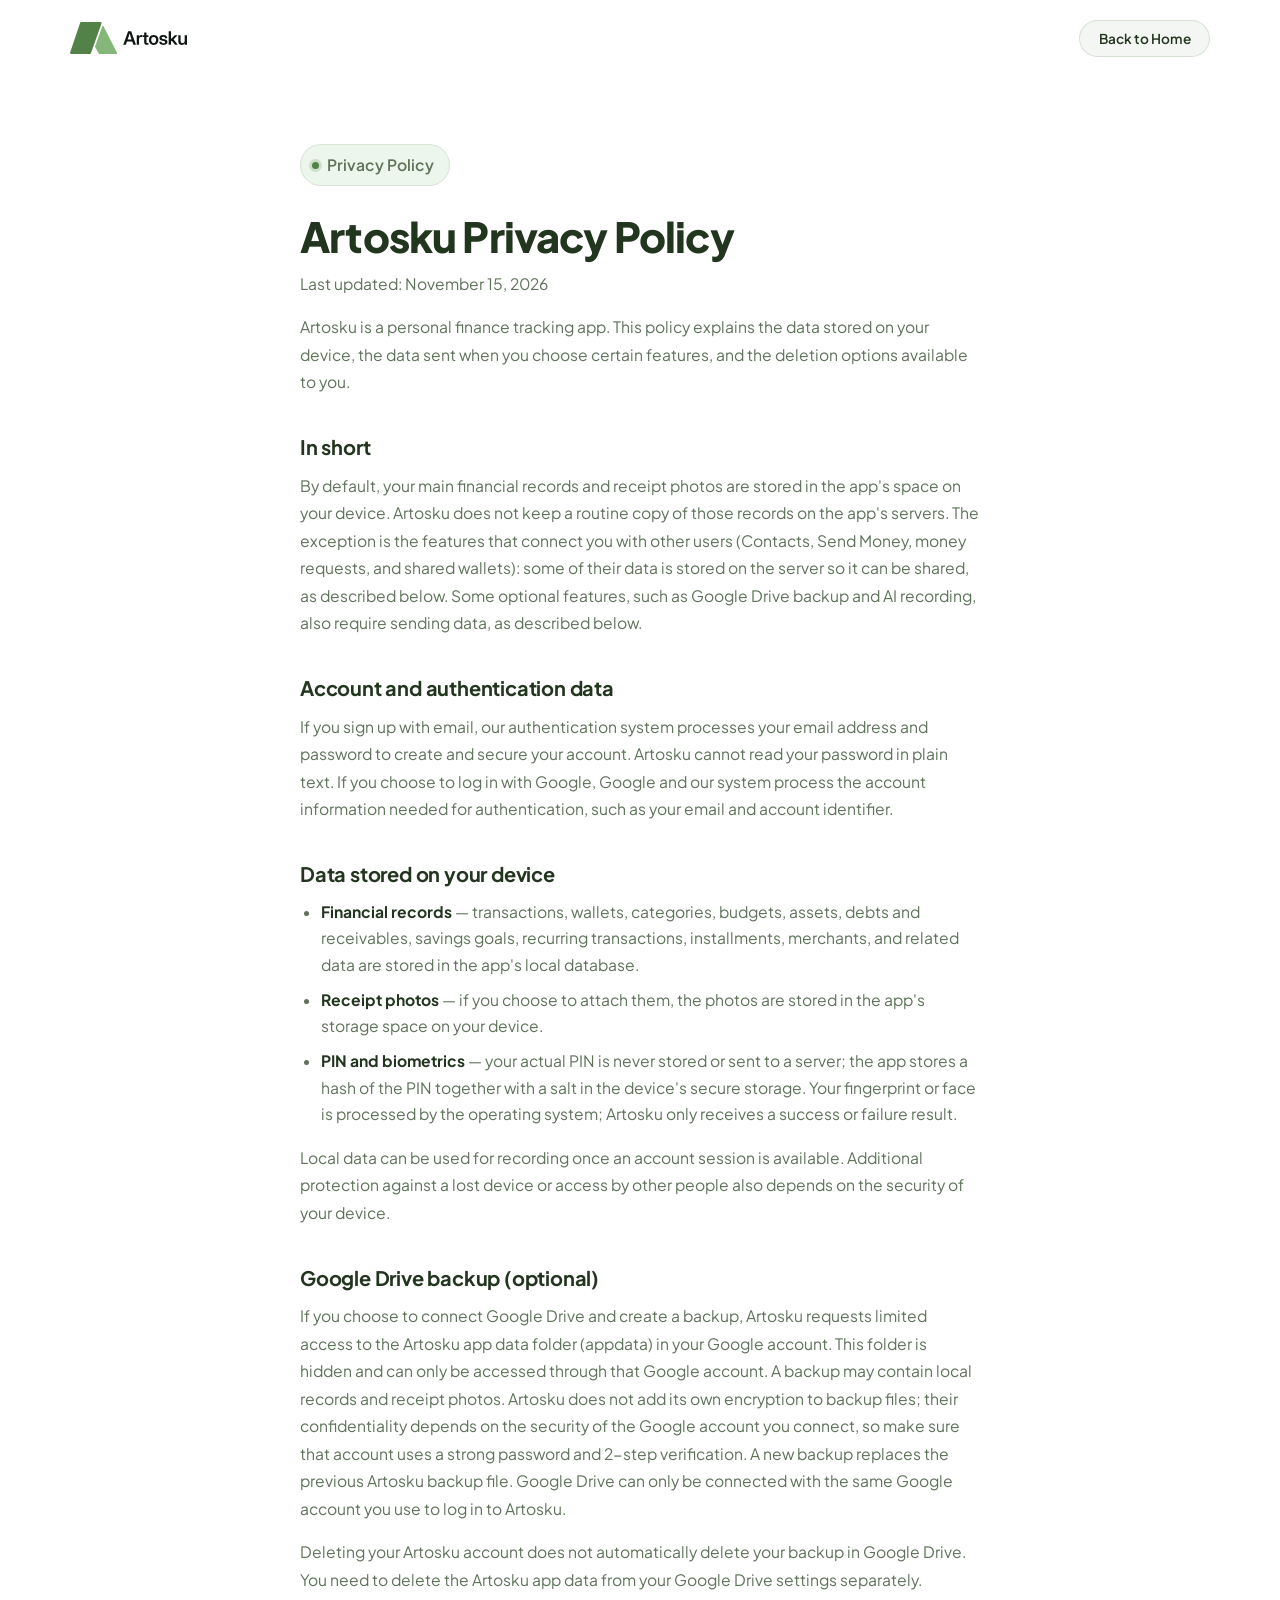
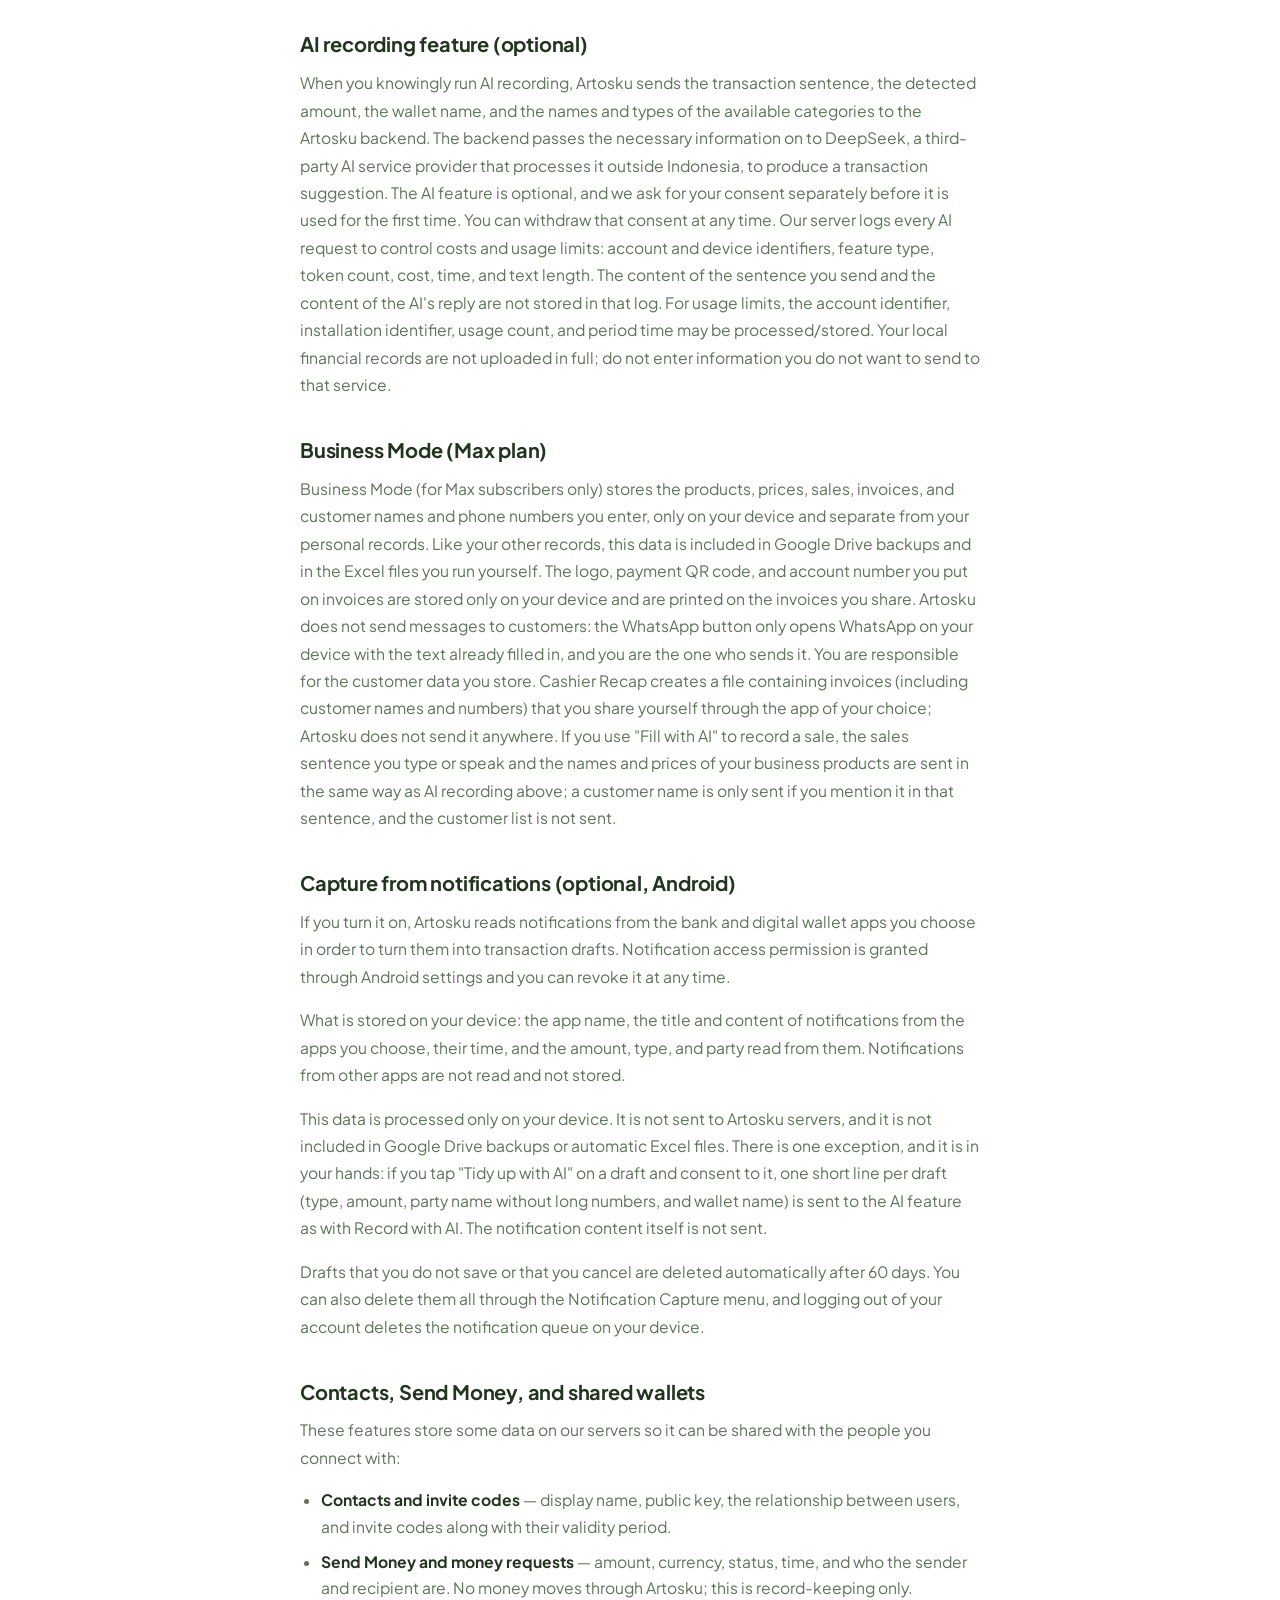
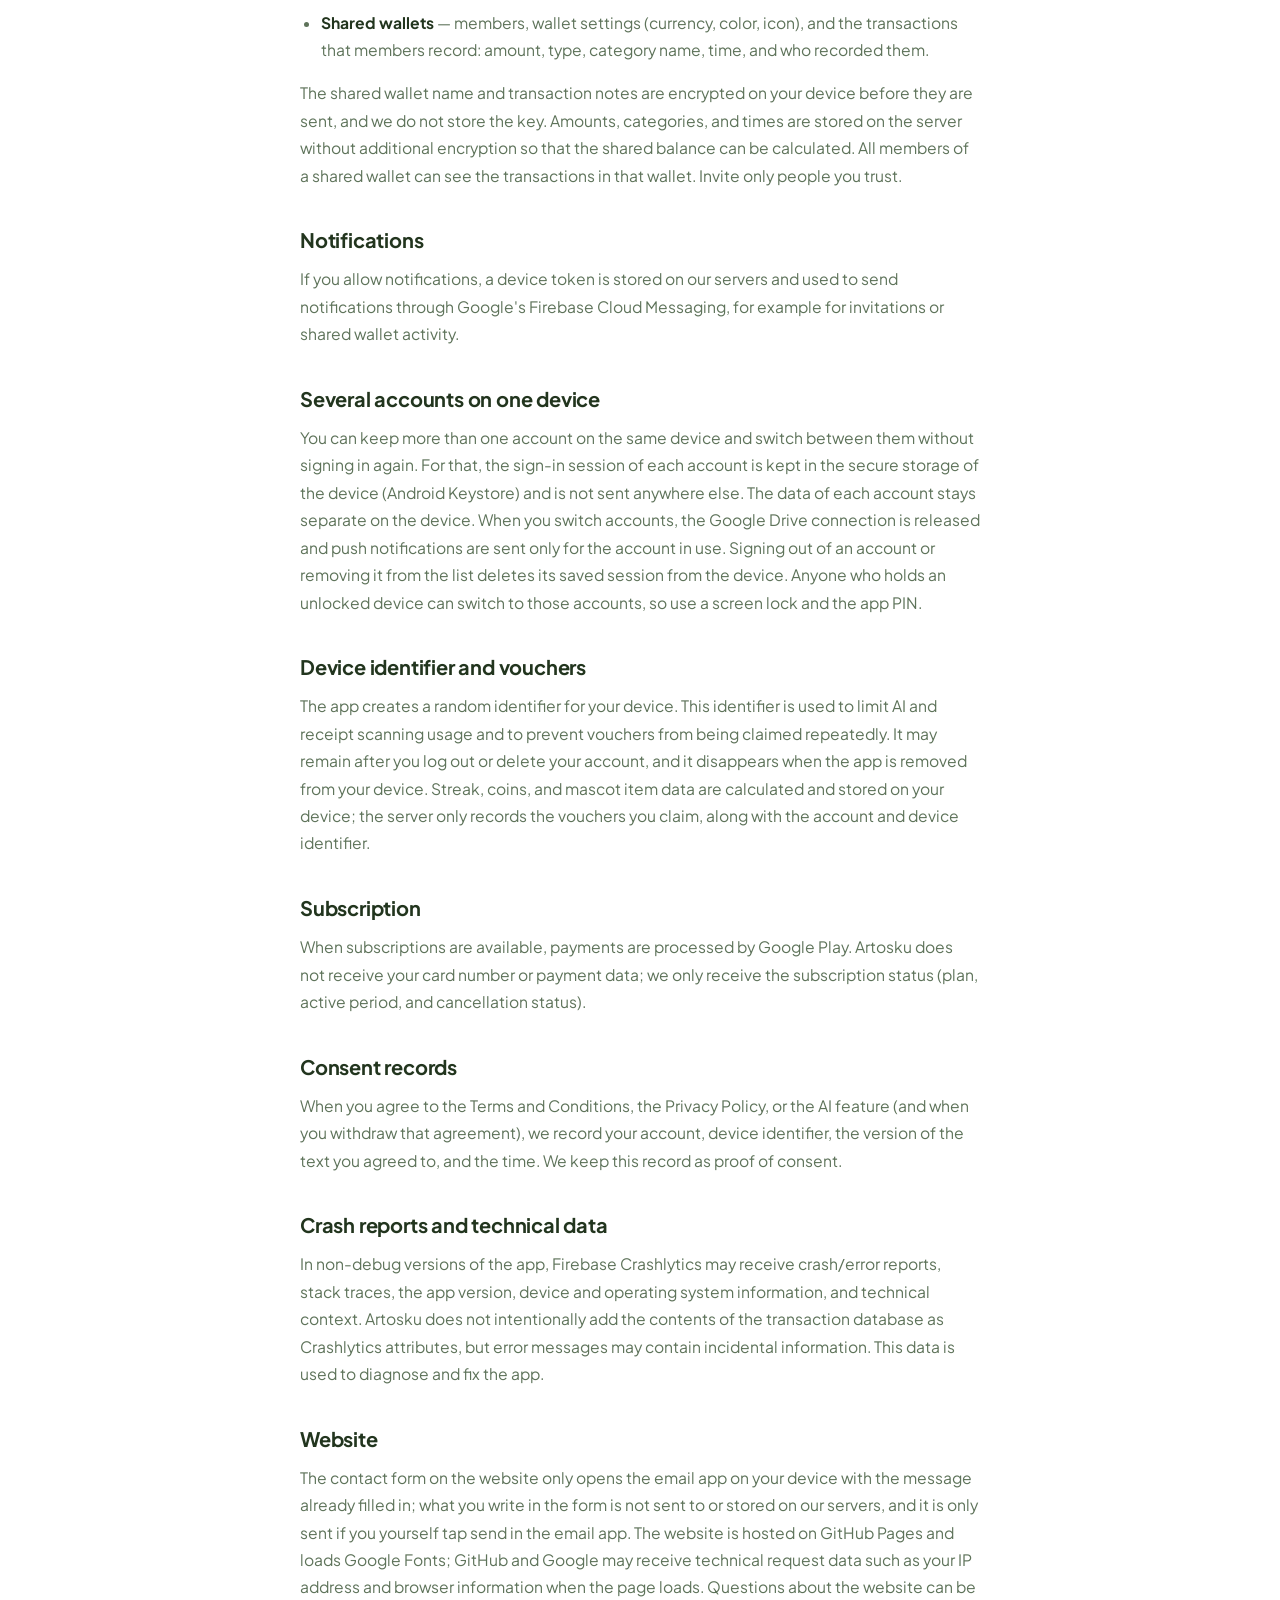
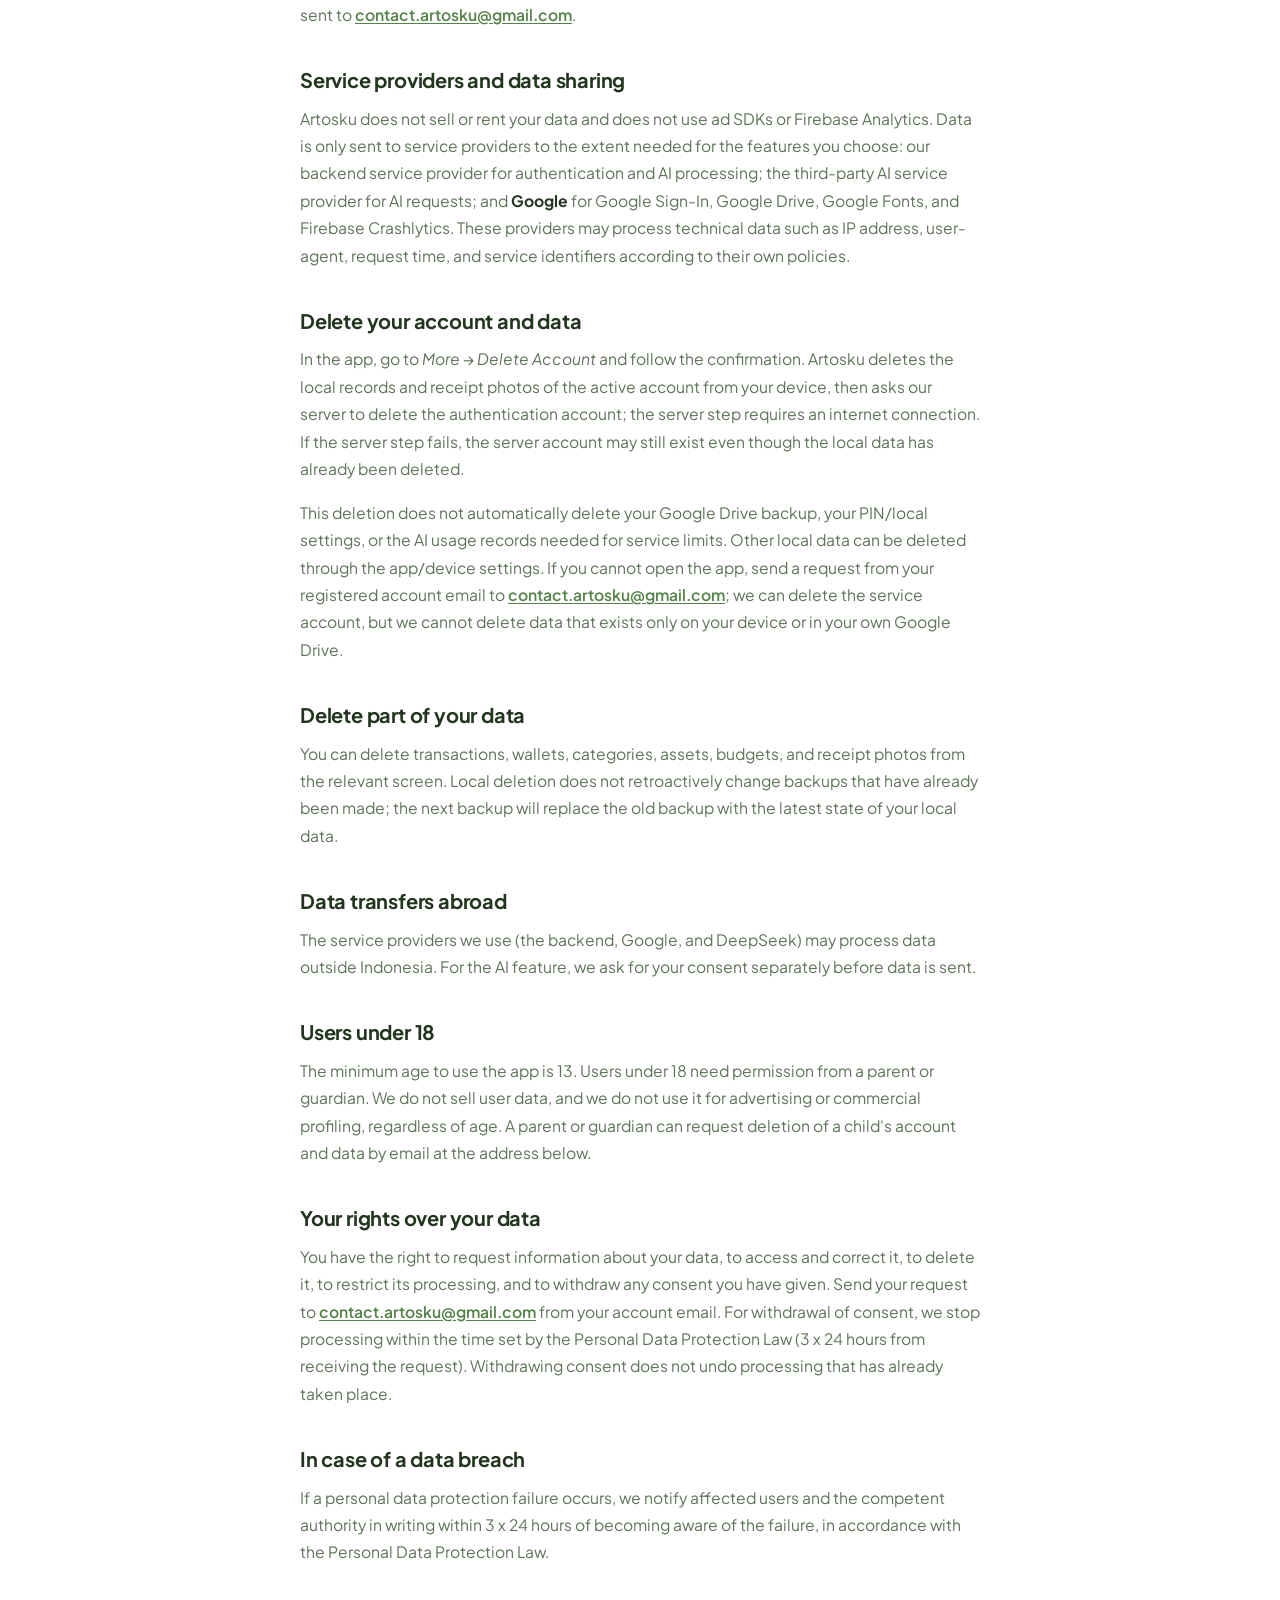
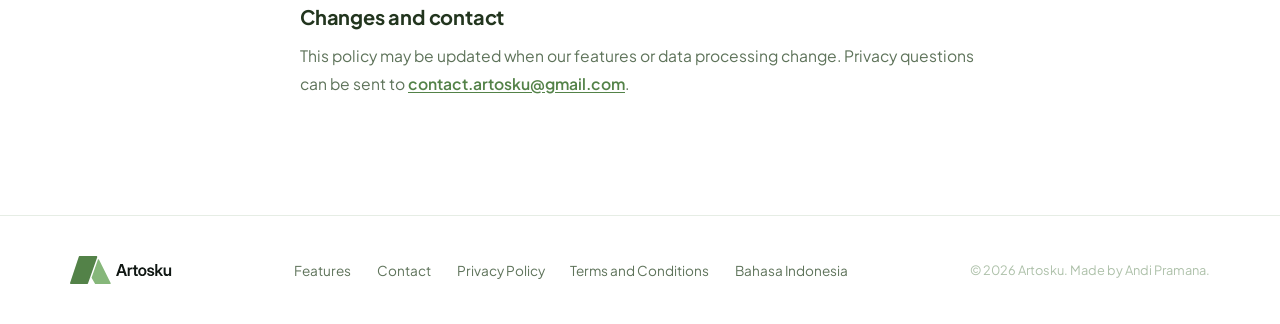
<file: en/privacy.html>
<!doctype html>
<html lang="en">
<head>
<meta charset="UTF-8" />
<meta name="viewport" content="width=device-width, initial-scale=1, viewport-fit=cover" />
<title>Privacy Policy — Artosku</title>
<meta name="description" content="Artosku privacy policy: local storage, optional Google Drive backup, and the services used when you choose certain features." />
<meta name="theme-color" content="#538248" />
<link rel="canonical" href="https://artosku.my.id/en/privacy.html" />
<link rel="alternate" hreflang="id" href="https://artosku.my.id/privacy.html" />
<link rel="alternate" hreflang="en" href="https://artosku.my.id/en/privacy.html" />
<link rel="alternate" hreflang="x-default" href="https://artosku.my.id/privacy.html" />
<link rel="icon" href="../assets/artosku-app-icon.svg" type="image/svg+xml" />
<link rel="preconnect" href="https://fonts.googleapis.com" />
<link rel="preconnect" href="https://fonts.gstatic.com" crossorigin />
<link href="https://fonts.googleapis.com/css2?family=Plus+Jakarta+Sans:ital,wght@0,400;0,500;0,600;0,700;0,800;1,500&display=swap" rel="stylesheet" />
<link rel="stylesheet" href="../css/styles.css" />
</head>
<body>
<header class="navbar is-scrolled" id="navbar"><div class="container navbar__inner"><a href="index.html" class="brand"><img src="../assets/logo-primer.svg" alt="Artosku" width="118" height="32" class="brand__logo" /></a><a href="index.html" class="btn btn--ghost btn--sm">Back to Home</a></div></header>
<main id="main"><section class="section legal" style="padding-top: clamp(7rem, 12vw, 9rem);"><div class="container container--narrow legal-doc">
<p class="eyebrow"><span class="eyebrow__dot"></span> Privacy Policy</p><h1>Artosku Privacy Policy</h1><p class="legal-doc__updated">Last updated: November 15, 2026</p>
<p>Artosku is a personal finance tracking app. This policy explains the data stored on your device, the data sent when you choose certain features, and the deletion options available to you.</p>
<h2>In short</h2><p>By default, your main financial records and receipt photos are stored in the app's space on your device. Artosku does not keep a routine copy of those records on the app's servers. The exception is the features that connect you with other users (Contacts, Send Money, money requests, and shared wallets): some of their data is stored on the server so it can be shared, as described below. Some optional features, such as Google Drive backup and AI recording, also require sending data, as described below.</p>
<h2>Account and authentication data</h2><p>If you sign up with email, our authentication system processes your email address and password to create and secure your account. Artosku cannot read your password in plain text. If you choose to log in with Google, Google and our system process the account information needed for authentication, such as your email and account identifier.</p>
<h2>Data stored on your device</h2><ul><li><strong>Financial records</strong> — transactions, wallets, categories, budgets, assets, debts and receivables, savings goals, recurring transactions, installments, merchants, and related data are stored in the app's local database.</li><li><strong>Receipt photos</strong> — if you choose to attach them, the photos are stored in the app's storage space on your device.</li><li><strong>PIN and biometrics</strong> — your actual PIN is never stored or sent to a server; the app stores a hash of the PIN together with a salt in the device's secure storage. Your fingerprint or face is processed by the operating system; Artosku only receives a success or failure result.</li></ul>
<p>Local data can be used for recording once an account session is available. Additional protection against a lost device or access by other people also depends on the security of your device.</p>
<h2>Google Drive backup (optional)</h2><p>If you choose to connect Google Drive and create a backup, Artosku requests limited access to the Artosku app data folder (appdata) in your Google account. This folder is hidden and can only be accessed through that Google account. A backup may contain local records and receipt photos. Artosku does not add its own encryption to backup files; their confidentiality depends on the security of the Google account you connect, so make sure that account uses a strong password and 2-step verification. A new backup replaces the previous Artosku backup file. Google Drive can only be connected with the same Google account you use to log in to Artosku.</p><p>Deleting your Artosku account does not automatically delete your backup in Google Drive. You need to delete the Artosku app data from your Google Drive settings separately.</p>
<h2>AI recording feature (optional)</h2><p>When you knowingly run AI recording, Artosku sends the transaction sentence, the detected amount, the wallet name, and the names and types of the available categories to the Artosku backend. The backend passes the necessary information on to DeepSeek, a third-party AI service provider that processes it outside Indonesia, to produce a transaction suggestion. The AI feature is optional, and we ask for your consent separately before it is used for the first time. You can withdraw that consent at any time. Our server logs every AI request to control costs and usage limits: account and device identifiers, feature type, token count, cost, time, and text length. The content of the sentence you send and the content of the AI's reply are not stored in that log. For usage limits, the account identifier, installation identifier, usage count, and period time may be processed/stored. Your local financial records are not uploaded in full; do not enter information you do not want to send to that service.</p>
<h2>Business Mode (Max plan)</h2><p>Business Mode (for Max subscribers only) stores the products, prices, sales, invoices, and customer names and phone numbers you enter, only on your device and separate from your personal records. Like your other records, this data is included in Google Drive backups and in the Excel files you run yourself. The logo, payment QR code, and account number you put on invoices are stored only on your device and are printed on the invoices you share. Artosku does not send messages to customers: the WhatsApp button only opens WhatsApp on your device with the text already filled in, and you are the one who sends it. You are responsible for the customer data you store. Cashier Recap creates a file containing invoices (including customer names and numbers) that you share yourself through the app of your choice; Artosku does not send it anywhere. If you use &quot;Fill with AI&quot; to record a sale, the sales sentence you type or speak and the names and prices of your business products are sent in the same way as AI recording above; a customer name is only sent if you mention it in that sentence, and the customer list is not sent.</p>
<h2>Capture from notifications (optional, Android)</h2><p>If you turn it on, Artosku reads notifications from the bank and digital wallet apps you choose in order to turn them into transaction drafts. Notification access permission is granted through Android settings and you can revoke it at any time.</p><p>What is stored on your device: the app name, the title and content of notifications from the apps you choose, their time, and the amount, type, and party read from them. Notifications from other apps are not read and not stored.</p><p>This data is processed only on your device. It is not sent to Artosku servers, and it is not included in Google Drive backups or automatic Excel files. There is one exception, and it is in your hands: if you tap "Tidy up with AI" on a draft and consent to it, one short line per draft (type, amount, party name without long numbers, and wallet name) is sent to the AI feature as with Record with AI. The notification content itself is not sent.</p><p>Drafts that you do not save or that you cancel are deleted automatically after 60 days. You can also delete them all through the Notification Capture menu, and logging out of your account deletes the notification queue on your device.</p><h2>Contacts, Send Money, and shared wallets</h2><p>These features store some data on our servers so it can be shared with the people you connect with:</p><ul><li><strong>Contacts and invite codes</strong> — display name, public key, the relationship between users, and invite codes along with their validity period.</li><li><strong>Send Money and money requests</strong> — amount, currency, status, time, and who the sender and recipient are. No money moves through Artosku; this is record-keeping only.</li><li><strong>Shared wallets</strong> — members, wallet settings (currency, color, icon), and the transactions that members record: amount, type, category name, time, and who recorded them.</li></ul><p>The shared wallet name and transaction notes are encrypted on your device before they are sent, and we do not store the key. Amounts, categories, and times are stored on the server without additional encryption so that the shared balance can be calculated. All members of a shared wallet can see the transactions in that wallet. Invite only people you trust.</p><h2>Notifications</h2><p>If you allow notifications, a device token is stored on our servers and used to send notifications through Google's Firebase Cloud Messaging, for example for invitations or shared wallet activity.</p><h2>Several accounts on one device</h2><p>You can keep more than one account on the same device and switch between them without signing in again. For that, the sign-in session of each account is kept in the secure storage of the device (Android Keystore) and is not sent anywhere else. The data of each account stays separate on the device. When you switch accounts, the Google Drive connection is released and push notifications are sent only for the account in use. Signing out of an account or removing it from the list deletes its saved session from the device. Anyone who holds an unlocked device can switch to those accounts, so use a screen lock and the app PIN.</p><h2>Device identifier and vouchers</h2><p>The app creates a random identifier for your device. This identifier is used to limit AI and receipt scanning usage and to prevent vouchers from being claimed repeatedly. It may remain after you log out or delete your account, and it disappears when the app is removed from your device. Streak, coins, and mascot item data are calculated and stored on your device; the server only records the vouchers you claim, along with the account and device identifier.</p><h2>Subscription</h2><p>When subscriptions are available, payments are processed by Google Play. Artosku does not receive your card number or payment data; we only receive the subscription status (plan, active period, and cancellation status).</p><h2>Consent records</h2><p>When you agree to the Terms and Conditions, the Privacy Policy, or the AI feature (and when you withdraw that agreement), we record your account, device identifier, the version of the text you agreed to, and the time. We keep this record as proof of consent.</p><h2>Crash reports and technical data</h2><p>In non-debug versions of the app, Firebase Crashlytics may receive crash/error reports, stack traces, the app version, device and operating system information, and technical context. Artosku does not intentionally add the contents of the transaction database as Crashlytics attributes, but error messages may contain incidental information. This data is used to diagnose and fix the app.</p>
<h2>Website</h2><p>The contact form on the website only opens the email app on your device with the message already filled in; what you write in the form is not sent to or stored on our servers, and it is only sent if you yourself tap send in the email app. The website is hosted on GitHub Pages and loads Google Fonts; GitHub and Google may receive technical request data such as your IP address and browser information when the page loads. Questions about the website can be sent to <a href="mailto:contact.artosku@gmail.com">contact.artosku@gmail.com</a>.</p>
<h2>Service providers and data sharing</h2><p>Artosku does not sell or rent your data and does not use ad SDKs or Firebase Analytics. Data is only sent to service providers to the extent needed for the features you choose: our backend service provider for authentication and AI processing; the third-party AI service provider for AI requests; and <strong>Google</strong> for Google Sign-In, Google Drive, Google Fonts, and Firebase Crashlytics. These providers may process technical data such as IP address, user-agent, request time, and service identifiers according to their own policies.</p>
<h2 id="hapus-akun">Delete your account and data</h2><p>In the app, go to <em>More → Delete Account</em> and follow the confirmation. Artosku deletes the local records and receipt photos of the active account from your device, then asks our server to delete the authentication account; the server step requires an internet connection. If the server step fails, the server account may still exist even though the local data has already been deleted.</p><p>This deletion does not automatically delete your Google Drive backup, your PIN/local settings, or the AI usage records needed for service limits. Other local data can be deleted through the app/device settings. If you cannot open the app, send a request from your registered account email to <a href="mailto:contact.artosku@gmail.com?subject=Permintaan%20Hapus%20Akun%20Artosku">contact.artosku@gmail.com</a>; we can delete the service account, but we cannot delete data that exists only on your device or in your own Google Drive.</p>
<h2 id="hapus-sebagian-data">Delete part of your data</h2><p>You can delete transactions, wallets, categories, assets, budgets, and receipt photos from the relevant screen. Local deletion does not retroactively change backups that have already been made; the next backup will replace the old backup with the latest state of your local data.</p>
<h2>Data transfers abroad</h2><p>The service providers we use (the backend, Google, and DeepSeek) may process data outside Indonesia. For the AI feature, we ask for your consent separately before data is sent.</p><h2>Users under 18</h2><p>The minimum age to use the app is 13. Users under 18 need permission from a parent or guardian. We do not sell user data, and we do not use it for advertising or commercial profiling, regardless of age. A parent or guardian can request deletion of a child's account and data by email at the address below.</p><h2>Your rights over your data</h2><p>You have the right to request information about your data, to access and correct it, to delete it, to restrict its processing, and to withdraw any consent you have given. Send your request to <a href="mailto:contact.artosku@gmail.com">contact.artosku@gmail.com</a> from your account email. For withdrawal of consent, we stop processing within the time set by the Personal Data Protection Law (3 x 24 hours from receiving the request). Withdrawing consent does not undo processing that has already taken place.</p><h2>In case of a data breach</h2><p>If a personal data protection failure occurs, we notify affected users and the competent authority in writing within 3 x 24 hours of becoming aware of the failure, in accordance with the Personal Data Protection Law.</p><h2>Changes and contact</h2><p>This policy may be updated when our features or data processing change. Privacy questions can be sent to <a href="mailto:contact.artosku@gmail.com">contact.artosku@gmail.com</a>.</p>
</div></section></main>
<footer class="footer"><div class="container footer__inner"><a href="index.html" class="brand brand--footer"><img src="../assets/logo-primer.svg" alt="Artosku" width="102" height="28" class="brand__logo" /></a><nav class="footer__links" aria-label="Footer navigation"><a href="index.html#fitur">Features</a><a href="index.html#kontak">Contact</a><a href="privacy.html">Privacy Policy</a><a href="terms.html">Terms and Conditions</a><a href="../privacy.html" hreflang="id" lang="id">Bahasa Indonesia</a></nav><p class="footer__copy">&copy; <span id="year"></span> Artosku. Made by Andi Pramana.</p></div></footer>
<script src="../js/main.js"></script>
</body></html>
</file>
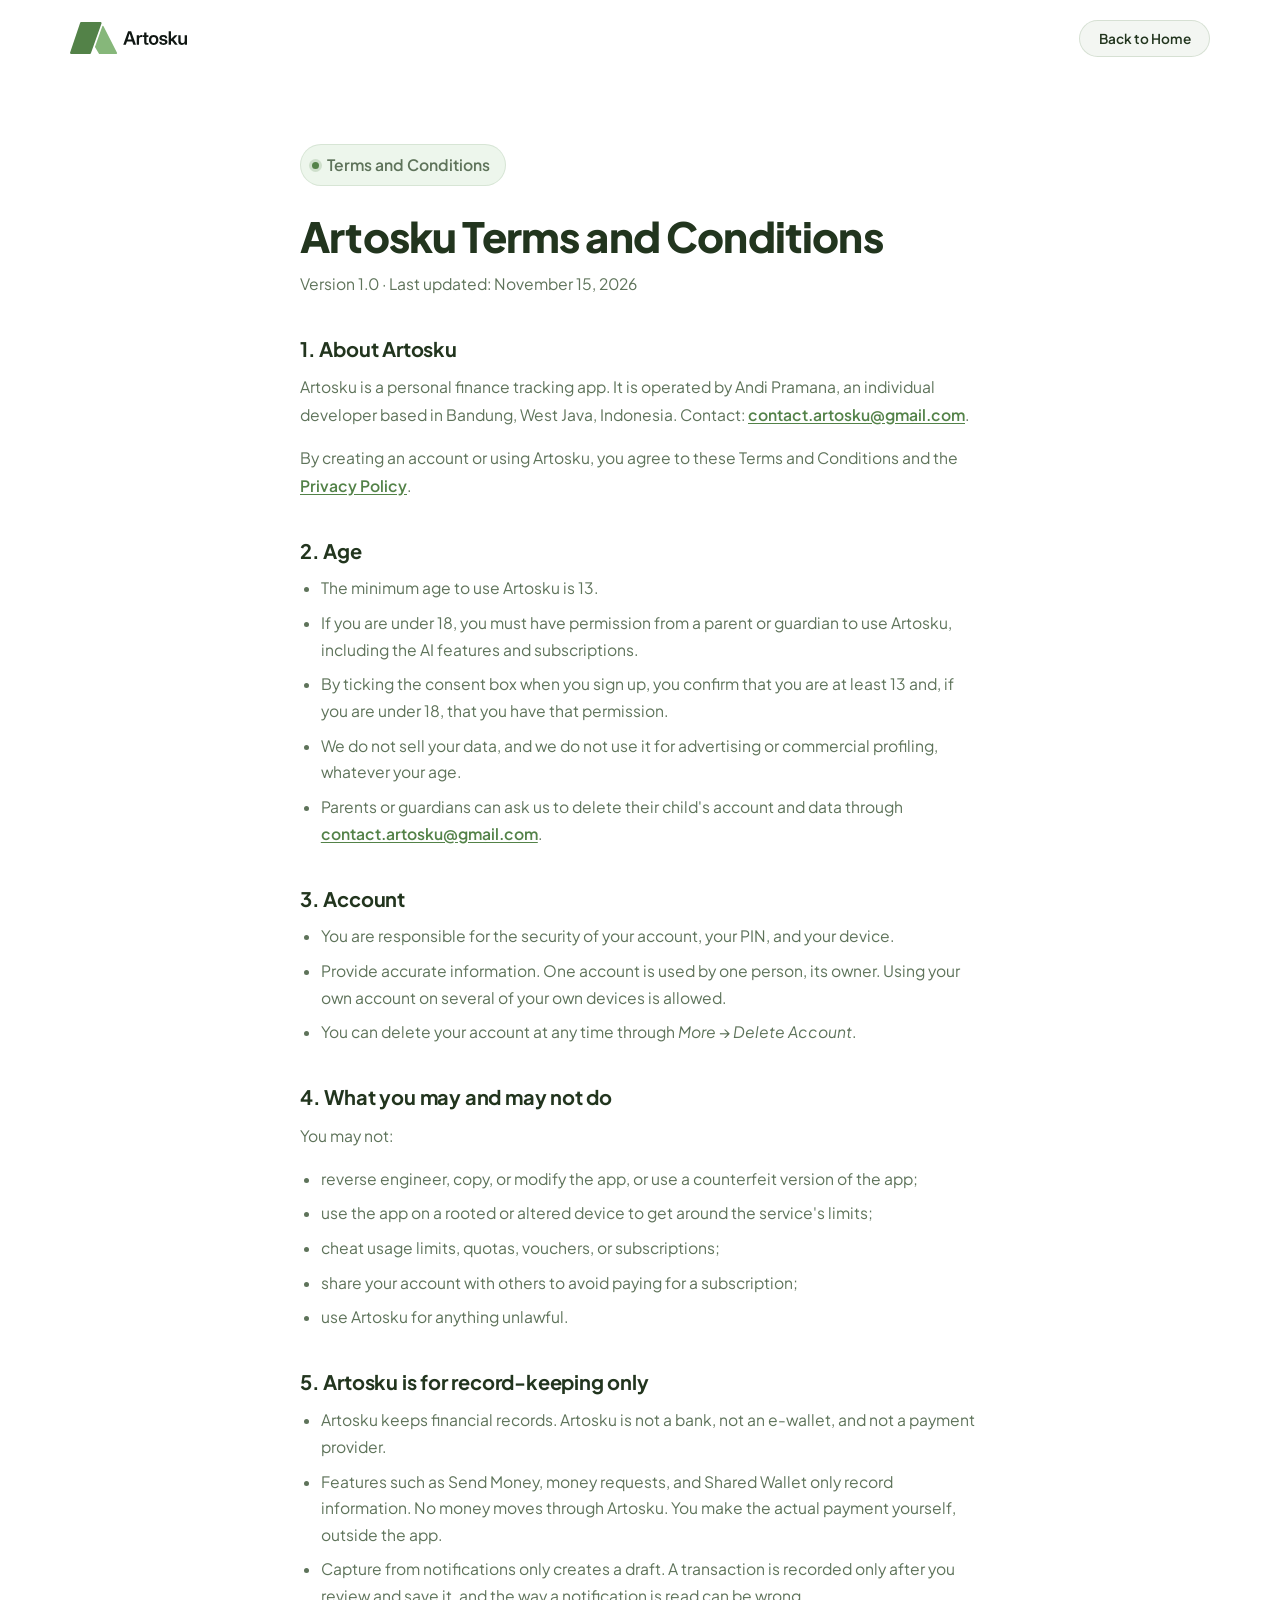
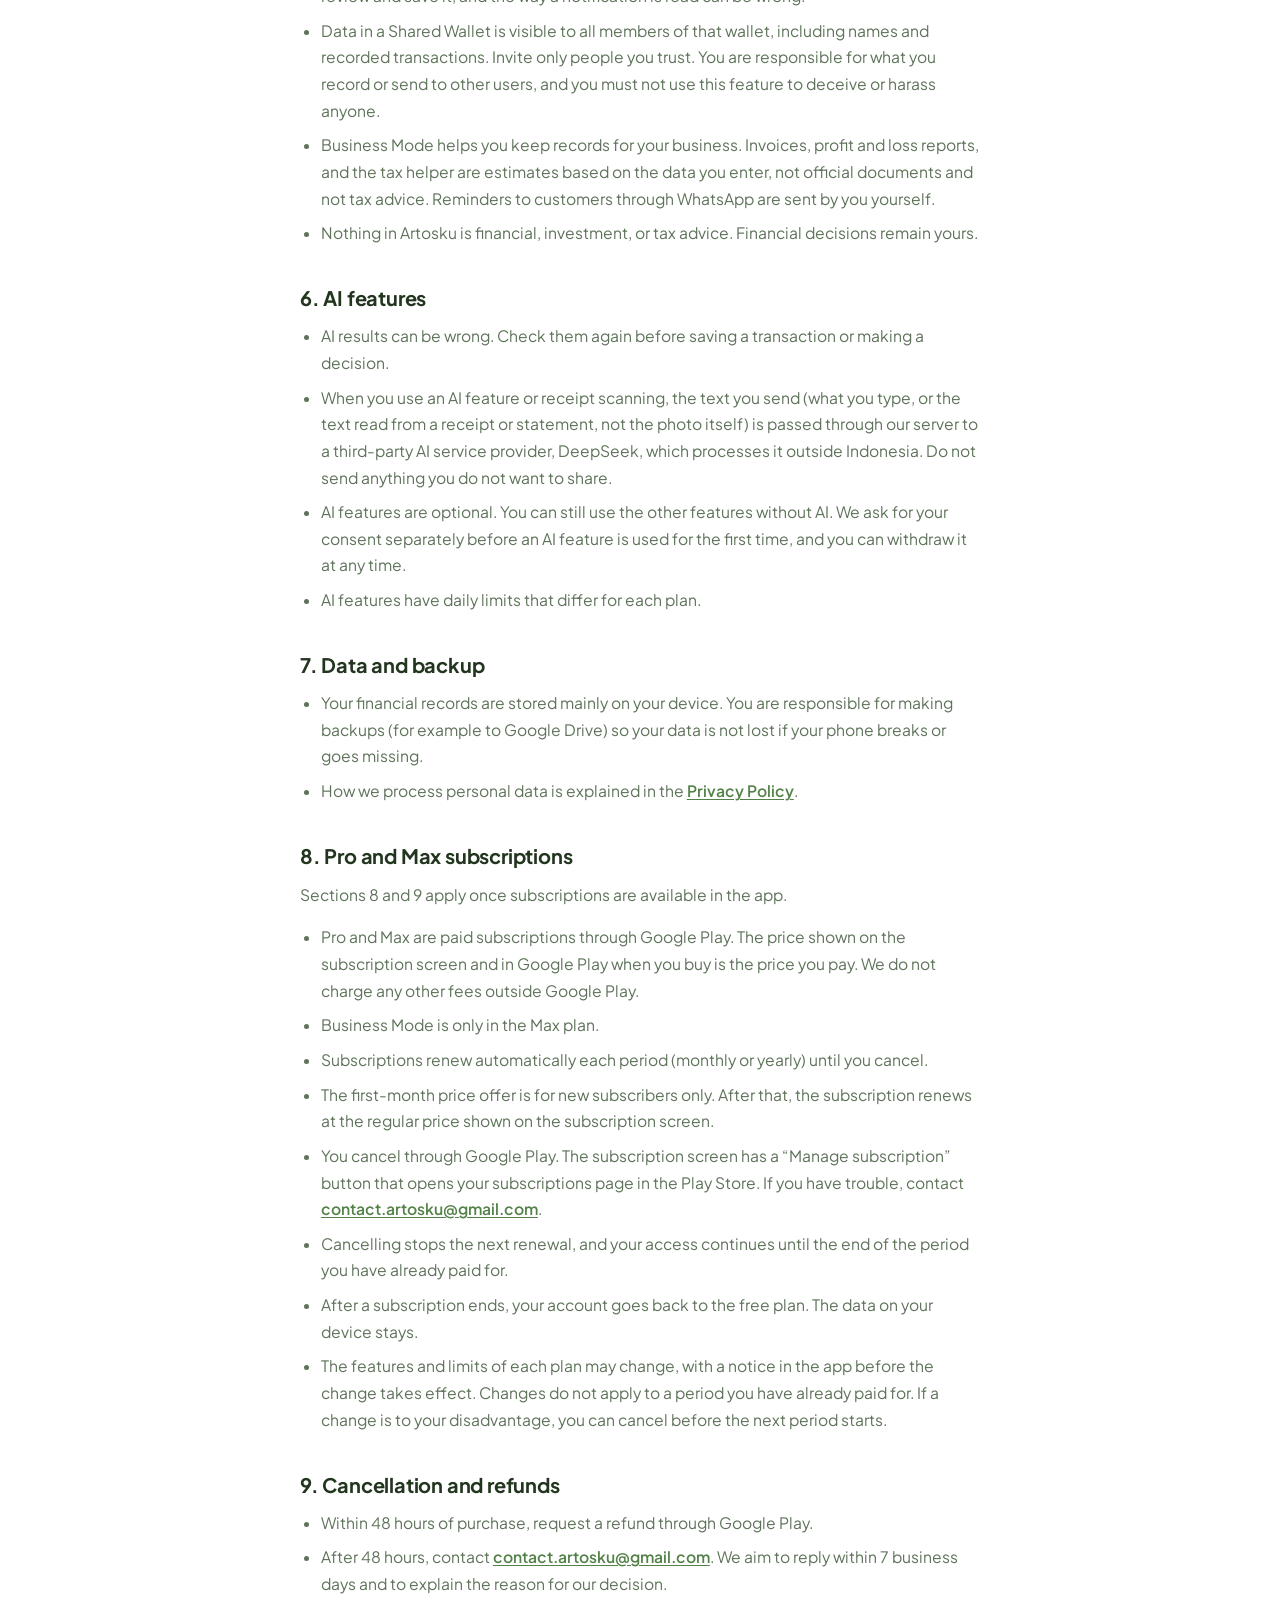
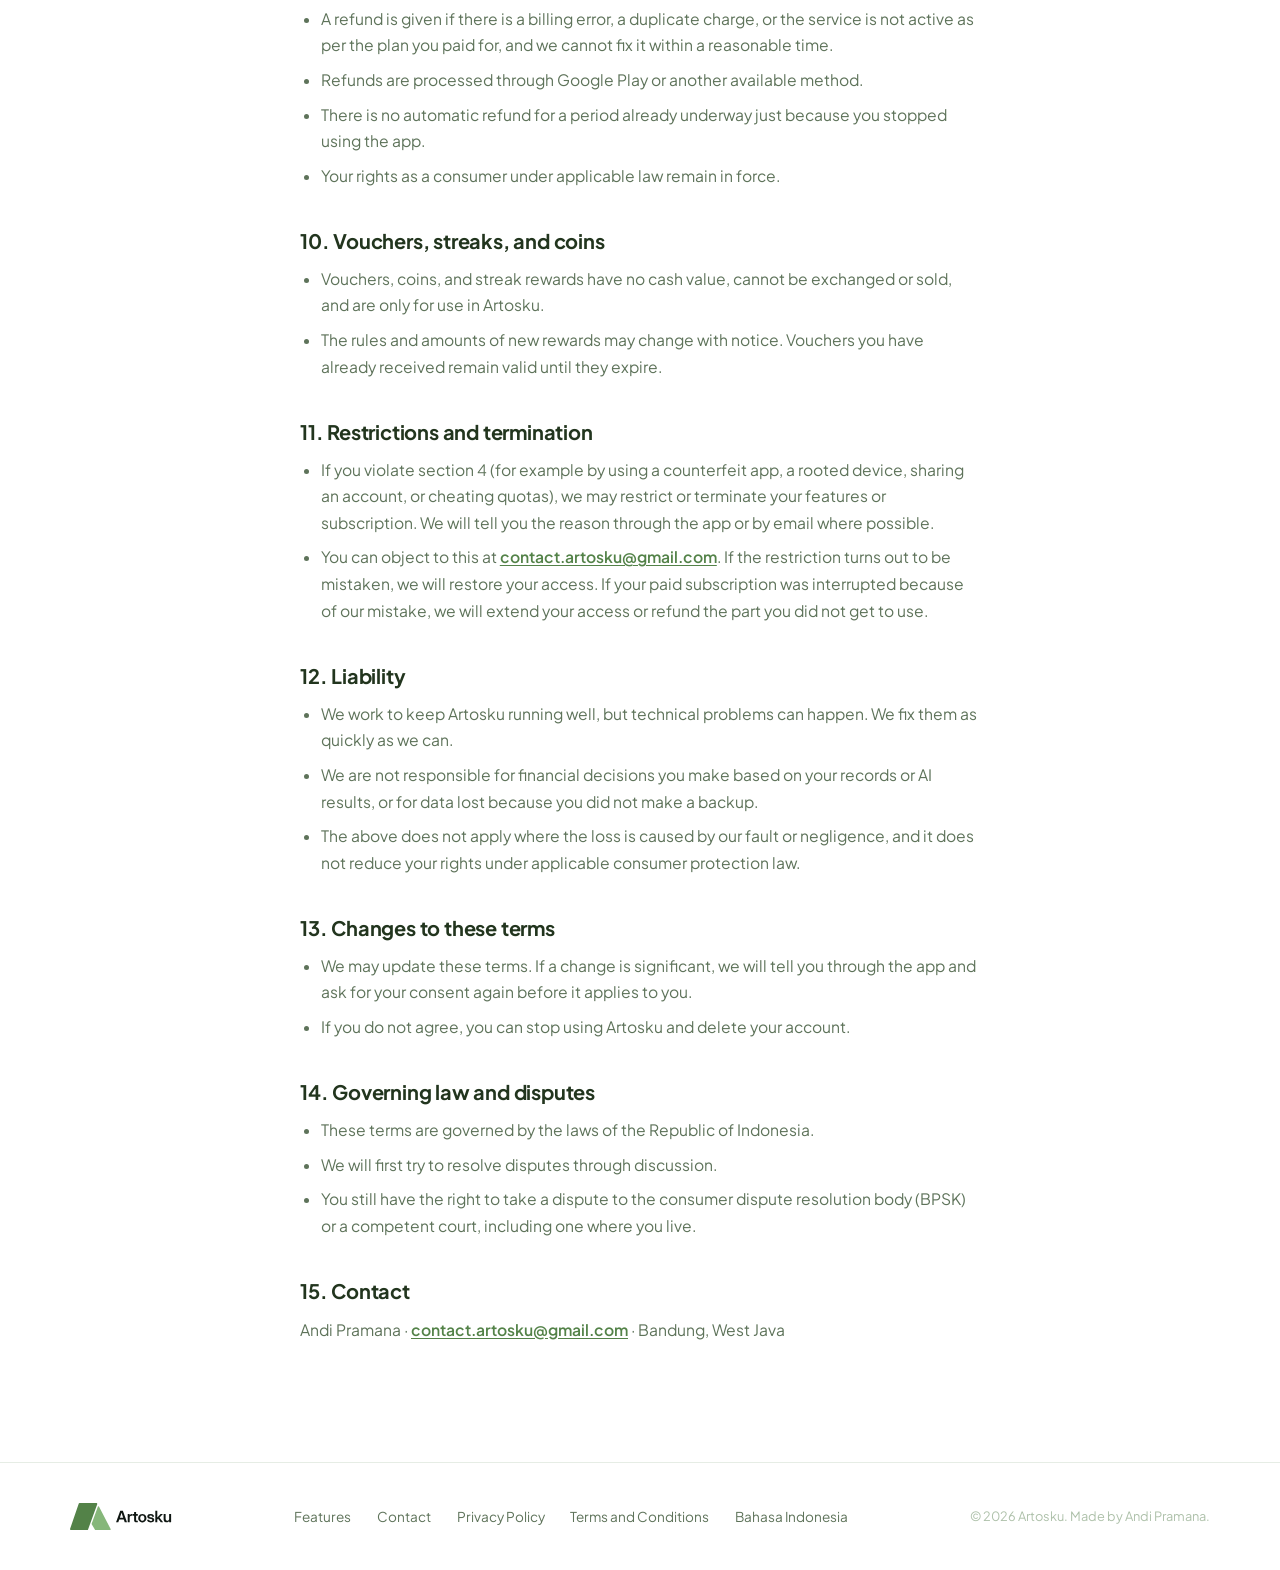
<file: en/terms.html>
<!doctype html>
<html lang="en">
<head>
<meta charset="UTF-8" />
<meta name="viewport" content="width=device-width, initial-scale=1, viewport-fit=cover" />
<title>Terms and Conditions — Artosku</title>
<meta name="description" content="Artosku terms and conditions of use: age, account, AI features, subscriptions, refunds, and your rights." />
<meta name="theme-color" content="#538248" />
<link rel="canonical" href="https://artosku.my.id/en/terms.html" />
<link rel="alternate" hreflang="id" href="https://artosku.my.id/terms.html" />
<link rel="alternate" hreflang="en" href="https://artosku.my.id/en/terms.html" />
<link rel="alternate" hreflang="x-default" href="https://artosku.my.id/terms.html" />
<link rel="icon" href="../assets/artosku-app-icon.svg" type="image/svg+xml" />
<link rel="preconnect" href="https://fonts.googleapis.com" />
<link rel="preconnect" href="https://fonts.gstatic.com" crossorigin />
<link href="https://fonts.googleapis.com/css2?family=Plus+Jakarta+Sans:ital,wght@0,400;0,500;0,600;0,700;0,800;1,500&display=swap" rel="stylesheet" />
<link rel="stylesheet" href="../css/styles.css" />
</head>
<body>
<header class="navbar is-scrolled" id="navbar"><div class="container navbar__inner"><a href="index.html" class="brand"><img src="../assets/logo-primer.svg" alt="Artosku" width="118" height="32" class="brand__logo" /></a><a href="index.html" class="btn btn--ghost btn--sm">Back to Home</a></div></header>
<main id="main"><section class="section legal" style="padding-top: clamp(7rem, 12vw, 9rem);"><div class="container container--narrow legal-doc">
<p class="eyebrow"><span class="eyebrow__dot"></span> Terms and Conditions</p><h1>Artosku Terms and Conditions</h1><p class="legal-doc__updated">Version 1.0 &middot; Last updated: November 15, 2026</p>

<h2>1. About Artosku</h2>
<p>Artosku is a personal finance tracking app. It is operated by Andi Pramana, an individual developer based in Bandung, West Java, Indonesia. Contact: <a href="mailto:contact.artosku@gmail.com">contact.artosku@gmail.com</a>.</p>
<p>By creating an account or using Artosku, you agree to these Terms and Conditions and the <a href="privacy.html">Privacy Policy</a>.</p>

<h2>2. Age</h2>
<ul>
<li>The minimum age to use Artosku is 13.</li>
<li>If you are under 18, you must have permission from a parent or guardian to use Artosku, including the AI features and subscriptions.</li>
<li>By ticking the consent box when you sign up, you confirm that you are at least 13 and, if you are under 18, that you have that permission.</li>
<li>We do not sell your data, and we do not use it for advertising or commercial profiling, whatever your age.</li>
<li>Parents or guardians can ask us to delete their child's account and data through <a href="mailto:contact.artosku@gmail.com">contact.artosku@gmail.com</a>.</li>
</ul>

<h2>3. Account</h2>
<ul>
<li>You are responsible for the security of your account, your PIN, and your device.</li>
<li>Provide accurate information. One account is used by one person, its owner. Using your own account on several of your own devices is allowed.</li>
<li>You can delete your account at any time through <em>More &rarr; Delete Account</em>.</li>
</ul>

<h2>4. What you may and may not do</h2>
<p>You may not:</p>
<ul>
<li>reverse engineer, copy, or modify the app, or use a counterfeit version of the app;</li>
<li>use the app on a rooted or altered device to get around the service's limits;</li>
<li>cheat usage limits, quotas, vouchers, or subscriptions;</li>
<li>share your account with others to avoid paying for a subscription;</li>
<li>use Artosku for anything unlawful.</li>
</ul>

<h2>5. Artosku is for record-keeping only</h2>
<ul>
<li>Artosku keeps financial records. Artosku is not a bank, not an e-wallet, and not a payment provider.</li>
<li>Features such as Send Money, money requests, and Shared Wallet only record information. No money moves through Artosku. You make the actual payment yourself, outside the app.</li>
<li>Capture from notifications only creates a draft. A transaction is recorded only after you review and save it, and the way a notification is read can be wrong.</li>
<li>Data in a Shared Wallet is visible to all members of that wallet, including names and recorded transactions. Invite only people you trust. You are responsible for what you record or send to other users, and you must not use this feature to deceive or harass anyone.</li>
<li>Business Mode helps you keep records for your business. Invoices, profit and loss reports, and the tax helper are estimates based on the data you enter, not official documents and not tax advice. Reminders to customers through WhatsApp are sent by you yourself.</li>
<li>Nothing in Artosku is financial, investment, or tax advice. Financial decisions remain yours.</li>
</ul>

<h2>6. AI features</h2>
<ul>
<li>AI results can be wrong. Check them again before saving a transaction or making a decision.</li>
<li>When you use an AI feature or receipt scanning, the text you send (what you type, or the text read from a receipt or statement, not the photo itself) is passed through our server to a third-party AI service provider, DeepSeek, which processes it outside Indonesia. Do not send anything you do not want to share.</li>
<li>AI features are optional. You can still use the other features without AI. We ask for your consent separately before an AI feature is used for the first time, and you can withdraw it at any time.</li>
<li>AI features have daily limits that differ for each plan.</li>
</ul>

<h2>7. Data and backup</h2>
<ul>
<li>Your financial records are stored mainly on your device. You are responsible for making backups (for example to Google Drive) so your data is not lost if your phone breaks or goes missing.</li>
<li>How we process personal data is explained in the <a href="privacy.html">Privacy Policy</a>.</li>
</ul>

<h2>8. Pro and Max subscriptions</h2>
<p>Sections 8 and 9 apply once subscriptions are available in the app.</p>
<ul>
<li>Pro and Max are paid subscriptions through Google Play. The price shown on the subscription screen and in Google Play when you buy is the price you pay. We do not charge any other fees outside Google Play.</li>
<li>Business Mode is only in the Max plan.</li>
<li>Subscriptions renew automatically each period (monthly or yearly) until you cancel.</li>
<li>The first-month price offer is for new subscribers only. After that, the subscription renews at the regular price shown on the subscription screen.</li>
<li>You cancel through Google Play. The subscription screen has a &ldquo;Manage subscription&rdquo; button that opens your subscriptions page in the Play Store. If you have trouble, contact <a href="mailto:contact.artosku@gmail.com">contact.artosku@gmail.com</a>.</li>
<li>Cancelling stops the next renewal, and your access continues until the end of the period you have already paid for.</li>
<li>After a subscription ends, your account goes back to the free plan. The data on your device stays.</li>
<li>The features and limits of each plan may change, with a notice in the app before the change takes effect. Changes do not apply to a period you have already paid for. If a change is to your disadvantage, you can cancel before the next period starts.</li>
</ul>

<h2>9. Cancellation and refunds</h2>
<ul>
<li>Within 48 hours of purchase, request a refund through Google Play.</li>
<li>After 48 hours, contact <a href="mailto:contact.artosku@gmail.com">contact.artosku@gmail.com</a>. We aim to reply within 7 business days and to explain the reason for our decision.</li>
<li>A refund is given if there is a billing error, a duplicate charge, or the service is not active as per the plan you paid for, and we cannot fix it within a reasonable time.</li>
<li>Refunds are processed through Google Play or another available method.</li>
<li>There is no automatic refund for a period already underway just because you stopped using the app.</li>
<li>Your rights as a consumer under applicable law remain in force.</li>
</ul>

<h2>10. Vouchers, streaks, and coins</h2>
<ul>
<li>Vouchers, coins, and streak rewards have no cash value, cannot be exchanged or sold, and are only for use in Artosku.</li>
<li>The rules and amounts of new rewards may change with notice. Vouchers you have already received remain valid until they expire.</li>
</ul>

<h2>11. Restrictions and termination</h2>
<ul>
<li>If you violate section 4 (for example by using a counterfeit app, a rooted device, sharing an account, or cheating quotas), we may restrict or terminate your features or subscription. We will tell you the reason through the app or by email where possible.</li>
<li>You can object to this at <a href="mailto:contact.artosku@gmail.com">contact.artosku@gmail.com</a>. If the restriction turns out to be mistaken, we will restore your access. If your paid subscription was interrupted because of our mistake, we will extend your access or refund the part you did not get to use.</li>
</ul>

<h2>12. Liability</h2>
<ul>
<li>We work to keep Artosku running well, but technical problems can happen. We fix them as quickly as we can.</li>
<li>We are not responsible for financial decisions you make based on your records or AI results, or for data lost because you did not make a backup.</li>
<li>The above does not apply where the loss is caused by our fault or negligence, and it does not reduce your rights under applicable consumer protection law.</li>
</ul>

<h2>13. Changes to these terms</h2>
<ul>
<li>We may update these terms. If a change is significant, we will tell you through the app and ask for your consent again before it applies to you.</li>
<li>If you do not agree, you can stop using Artosku and delete your account.</li>
</ul>

<h2>14. Governing law and disputes</h2>
<ul>
<li>These terms are governed by the laws of the Republic of Indonesia.</li>
<li>We will first try to resolve disputes through discussion.</li>
<li>You still have the right to take a dispute to the consumer dispute resolution body (BPSK) or a competent court, including one where you live.</li>
</ul>

<h2>15. Contact</h2>
<p>Andi Pramana &middot; <a href="mailto:contact.artosku@gmail.com">contact.artosku@gmail.com</a> &middot; Bandung, West Java</p>
</div></section></main>
<footer class="footer"><div class="container footer__inner"><a href="index.html" class="brand brand--footer"><img src="../assets/logo-primer.svg" alt="Artosku" width="102" height="28" class="brand__logo" /></a><nav class="footer__links" aria-label="Footer navigation"><a href="index.html#fitur">Features</a><a href="index.html#kontak">Contact</a><a href="privacy.html">Privacy Policy</a><a href="terms.html">Terms and Conditions</a><a href="../terms.html" hreflang="id" lang="id">Bahasa Indonesia</a></nav><p class="footer__copy">&copy; <span id="year"></span> Artosku. Made by Andi Pramana.</p></div></footer>
<script src="../js/main.js"></script>
</body></html>
</file>
<file: css/styles.css>
/* ==========================================================================
   Artosku landing page — design tokens
   ========================================================================== */

:root {
  --primary: #538248;
  --primary-dark: #22351E;
  --primary-light: #86B77A;
  --secondary: #6B9B5F;
  --accent: #B3D8A9;
  --accent-soft: #EDF6EC;
  --action: #E86F5D;
  --action-dark: #C94A3B;
  --chart-blue: #4C7F96;
  --chart-gold: #DFB449;

  --bg: #FFFFFF;
  --bg-soft: #F2F6F1;
  --card-bg: rgba(255, 255, 255, 0.72);
  --card-border: rgba(83, 130, 72, 0.14);

  --ink: #22351E;
  --ink-soft: #5E735A;
  --ink-faint: #AEC1AA;

  --shadow-sm: 0 6px 16px rgba(34, 53, 30, 0.06);
  --shadow-md: 0 16px 40px rgba(34, 53, 30, 0.10);
  --shadow-lg: 0 30px 70px rgba(34, 53, 30, 0.16);
  --shadow-glow: 0 20px 60px rgba(83, 130, 72, 0.28);

  --radius-sm: 14px;
  --radius-md: 20px;
  --radius-lg: 28px;
  --radius-pill: 999px;

  --ease-out-expo: cubic-bezier(0.16, 1, 0.3, 1);
  --ease-soft: cubic-bezier(0.22, 1, 0.36, 1);

  --container-w: 1220px;
  --font-display: "Plus Jakarta Sans", ui-sans-serif, system-ui, sans-serif;
}

/* ==========================================================================
   Reset / base
   ========================================================================== */

*, *::before, *::after { box-sizing: border-box; }
/* scroll-behavior: smooth is intentionally NOT set globally here — in
   Chrome/Edge on Windows it also applies to native mouse-wheel scrolling,
   turning every discrete wheel tick into its own eased animation, which
   reads as stepped/jittery scrolling while just reading the page. Smooth
   scrolling for in-page anchor links is instead done via
   Element.scrollIntoView({ behavior: "smooth" }) in js/main.js, which only
   fires on anchor clicks and leaves native wheel/trackpad scrolling alone. */
html { overflow-x: hidden; }
@media (prefers-reduced-motion: reduce) {
  html { scroll-behavior: auto; }
  * { animation-duration: 0.001ms !important; animation-iteration-count: 1 !important; transition-duration: 0.001ms !important; scroll-behavior: auto !important; }
}

body {
  margin: 0;
  font-family: var(--font-display);
  color: var(--ink);
  background: var(--bg);
  -webkit-font-smoothing: antialiased;
  text-rendering: optimizeLegibility;
  overflow-x: hidden;
  width: 100%;
}

img { max-width: 100%; display: block; }
a { color: inherit; text-decoration: none; }
ul { list-style: none; margin: 0; padding: 0; }
h1, h2, h3, p { margin: 0; }
button { font: inherit; cursor: pointer; }
svg { display: block; }

.skip-link {
  position: absolute;
  left: -999px;
  top: 0;
  background: var(--primary);
  color: #fff;
  padding: 0.75rem 1.25rem;
  border-radius: 0 0 var(--radius-sm) 0;
  z-index: 1000;
}
.skip-link:focus { left: 0; }

:focus-visible {
  outline: 2px solid var(--primary);
  outline-offset: 3px;
  border-radius: 6px;
}

.container {
  max-width: var(--container-w);
  margin-inline: auto;
  padding-inline: clamp(1.25rem, 4vw, 2.5rem);
}
.container--narrow { max-width: 760px; }

.text-accent { color: var(--primary); }

/* cursor glow (desktop only, decorative) */
.cursor-glow {
  position: fixed;
  inset: 0;
  pointer-events: none;
  z-index: 2;
  background: radial-gradient(420px circle at var(--mx, 50%) var(--my, 30%), rgba(83, 130, 72, 0.07), transparent 70%);
  opacity: 0;
  transition: opacity 0.4s ease;
}
@media (hover: hover) and (pointer: fine) {
  .cursor-glow.is-active { opacity: 1; }
}

/* ==========================================================================
   Buttons
   ========================================================================== */

.btn {
  --btn-y: 0px;
  position: relative;
  display: inline-flex;
  align-items: center;
  justify-content: center;
  gap: 0.5rem;
  font-weight: 600;
  font-size: 0.95rem;
  padding: 0.85rem 1.5rem;
  border-radius: var(--radius-pill);
  border: 1px solid transparent;
  transform: translateY(var(--btn-y));
  transition: transform 0.35s var(--ease-out-expo), box-shadow 0.35s var(--ease-out-expo), background 0.25s ease, border-color 0.25s ease;
  white-space: nowrap;
}
.btn .icon { transition: transform 0.3s var(--ease-out-expo); }
.btn:hover { --btn-y: -3px; }
.btn:active { --btn-y: -1px; }

.btn--primary {
  background: var(--primary);
  color: #fff;
  box-shadow: var(--shadow-glow);
}
.btn--primary:hover { box-shadow: 0 26px 60px rgba(83, 130, 72, 0.38); }

.btn--shimmer { position: relative; overflow: hidden; }
.btn--shimmer::after {
  content: "";
  position: absolute;
  inset: 0;
  background: linear-gradient(115deg, transparent 20%, rgba(255, 255, 255, 0.35) 40%, transparent 60%);
  transform: translateX(-120%);
  transition: transform 0.9s var(--ease-out-expo);
}
.btn--shimmer:hover::after { transform: translateX(120%); }

.btn--ghost {
  background: rgba(83, 130, 72, 0.07);
  color: var(--primary-dark);
  border-color: rgba(83, 130, 72, 0.18);
}
.btn--ghost:hover { background: rgba(83, 130, 72, 0.13); }
.btn--ghost:hover .icon--arrow { transform: translateX(4px); }

.btn--lg { padding: 1rem 1.9rem; font-size: 1.02rem; }
.btn--sm { padding: 0.55rem 1.15rem; font-size: 0.85rem; }

/* ==========================================================================
   Navbar
   ========================================================================== */

.navbar {
  position: fixed;
  top: 0; left: 0; right: 0;
  z-index: 100;
  padding-block: 1.25rem;
  transition: padding 0.4s var(--ease-soft), background 0.4s var(--ease-soft), box-shadow 0.4s var(--ease-soft), backdrop-filter 0.4s ease;
}
.navbar.is-scrolled {
  padding-block: 0.7rem;
  background: rgba(255, 255, 255, 0.72);
  backdrop-filter: blur(16px) saturate(160%);
  -webkit-backdrop-filter: blur(16px) saturate(160%);
  box-shadow: 0 8px 30px rgba(34, 53, 30, 0.08);
}

.navbar__inner {
  display: flex;
  align-items: center;
  justify-content: space-between;
  gap: 1.5rem;
}

.brand { display: inline-flex; align-items: center; }
.brand__logo { width: 118px; height: auto; }

.nav-links { display: flex; align-items: center; gap: 2rem; }
.nav-links a {
  font-size: 0.92rem;
  font-weight: 500;
  color: var(--ink-soft);
  position: relative;
  padding-block: 4px;
  transition: color 0.25s ease;
}
.nav-links a::after {
  content: "";
  position: absolute;
  left: 0; right: 100%;
  bottom: 0;
  height: 2px;
  background: var(--primary);
  border-radius: 2px;
  transition: right 0.3s var(--ease-out-expo);
}
.nav-links a:hover { color: var(--ink); }
.nav-links a:hover::after { right: 0; }

.navbar__actions { display: flex; align-items: center; gap: 1rem; }
.navbar__actions .btn--primary { display: none; }
@media (min-width: 860px) { .navbar__actions .btn--primary { display: inline-flex; } }

.menu-toggle {
  display: flex;
  flex-direction: column;
  gap: 5px;
  background: none;
  border: none;
  padding: 8px;
}
.menu-toggle span {
  width: 22px; height: 2px;
  background: var(--ink);
  border-radius: 2px;
  transition: transform 0.35s var(--ease-out-expo), opacity 0.25s ease;
}
.menu-toggle[aria-expanded="true"] span:nth-child(1) { transform: translateY(7px) rotate(45deg); }
.menu-toggle[aria-expanded="true"] span:nth-child(2) { opacity: 0; }
.menu-toggle[aria-expanded="true"] span:nth-child(3) { transform: translateY(-7px) rotate(-45deg); }
@media (min-width: 860px) { .menu-toggle { display: none; } }

@media (max-width: 859px) {
  .nav-links { display: none; }
}

.mobile-menu {
  position: fixed;
  inset: 0;
  z-index: 99;
  background: linear-gradient(160deg, #ffffff 0%, var(--bg-soft) 100%);
  display: flex;
  align-items: center;
  justify-content: center;
  opacity: 0;
  visibility: hidden;
  transform: translateY(-8px);
  transition: opacity 0.4s var(--ease-soft), transform 0.4s var(--ease-soft), visibility 0.4s;
}
.mobile-menu.is-open { opacity: 1; visibility: visible; transform: translateY(0); }
.mobile-menu nav { display: flex; flex-direction: column; align-items: center; gap: 1.6rem; }
.mobile-menu a { font-size: 1.6rem; font-weight: 700; color: var(--ink); }
.mobile-menu .btn { margin-top: 1rem; }

/* ==========================================================================
   Hero
   ========================================================================== */

.hero {
  position: relative;
  /* Fits the whole hero (text + phone) into one viewport at load, desktop
     and mobile alike, instead of running past the fold — flex column's
     default cross-axis stretch keeps .hero__grid full-width while
     justify-content centers it vertically within the 100dvh box. Only
     .hero__bg and .scroll-cue are position:absolute, so .hero__grid is
     the sole flex item here. */
  min-height: 100dvh;
  display: flex;
  flex-direction: column;
  justify-content: center;
  padding-top: clamp(4.5rem, 9vw, 6rem);
  padding-bottom: clamp(2rem, 4vw, 3rem);
  overflow: hidden;
  isolation: isolate;
}

.hero__bg { position: absolute; inset: 0; z-index: -1; overflow: hidden; }
.hero__sky {
  position: absolute; inset: 0;
  background:
    radial-gradient(1000px 600px at 78% 8%, rgba(134, 183, 122, 0.18), transparent 60%),
    linear-gradient(180deg, #ffffff 0%, var(--bg-soft) 62%, #EDF6EC 100%);
}
.hero__glow {
  position: absolute;
  border-radius: 50%;
  filter: blur(60px);
  opacity: 0.55;
}
.hero__glow--1 { width: 460px; height: 460px; top: -120px; right: 6%; background: radial-gradient(circle, rgba(179, 216, 169, 0.78), transparent 70%); animation: drift-a 14s ease-in-out infinite; will-change: transform; }
.hero__glow--2 { width: 320px; height: 320px; bottom: -60px; left: 2%; background: radial-gradient(circle, rgba(134, 183, 122, 0.28), transparent 70%); animation: drift-b 18s ease-in-out infinite; will-change: transform; }

@keyframes drift-a { 0%,100% { transform: translate(0,0); } 50% { transform: translate(-24px, 26px); } }
@keyframes drift-b { 0%,100% { transform: translate(0,0); } 50% { transform: translate(20px, -18px); } }

.parallax-layer {
  position: absolute;
  left: 0; right: 0;
  bottom: 0;
  width: 100%;
  will-change: transform;
}
.parallax-layer--front { z-index: 2; }

.hero__grid {
  position: relative;
  z-index: 1;
  display: grid;
  grid-template-columns: minmax(0, 1fr);
  gap: clamp(2.5rem, 6vw, 4rem);
  align-items: center;
}
@media (min-width: 980px) {
  .hero__grid { grid-template-columns: minmax(0, 1fr) minmax(0, 1fr); }
  /* .phone-stage's own max-width:360px (≈730px tall at its 340/690 aspect
     ratio) was the actual cause of desktop overflow, not .hero's own
     height — min-height/flex-centering can't shrink content that's
     already taller than the viewport. Scaling the cap off viewport
     HEIGHT (not just width) keeps the phone (and so the whole hero)
     fitting one screen on both short laptop windows and tall monitors. */
  .hero__visual .phone-stage { max-width: clamp(220px, 34vh, 320px); }
}

.hero__copy, .hero__visual { min-width: 0; }

.eyebrow {
  display: inline-flex;
  align-items: center;
  gap: 0.5rem;
  font-size: 0.82rem;
  font-weight: 600;
  color: var(--primary-dark);
  background: var(--accent-soft);
  border: 1px solid var(--card-border);
  padding: 0.4rem 0.9rem 0.4rem 0.7rem;
  border-radius: var(--radius-pill);
  margin-bottom: 1.4rem;
}
.eyebrow__dot {
  width: 7px; height: 7px;
  border-radius: 50%;
  background: var(--primary);
  box-shadow: 0 0 0 3px rgba(83, 130, 72, 0.20);
  animation: pulse-dot 2.2s ease-in-out infinite;
}
@keyframes pulse-dot { 0%,100% { box-shadow: 0 0 0 3px rgba(83, 130, 72, 0.20); } 50% { box-shadow: 0 0 0 6px rgba(83, 130, 72, 0.09); } }
.eyebrow--center { justify-content: center; }

.hero__title {
  font-size: clamp(2.3rem, 5.2vw, 3.6rem);
  font-weight: 800;
  line-height: 1.1;
  letter-spacing: -0.03em;
  color: var(--ink);
}

.hero__desc {
  margin-top: 1.4rem;
  font-size: clamp(1rem, 1.4vw, 1.15rem);
  line-height: 1.7;
  color: var(--ink-soft);
  max-width: 42ch;
}

.hero__cta { display: flex; flex-wrap: wrap; gap: 1rem; margin-top: 2.2rem; }

.hero__trust {
  display: flex;
  align-items: flex-start;
  gap: 0.85rem;
  margin-top: 2.6rem;
  padding-top: 1.6rem;
  border-top: 1px solid var(--card-border);
  max-width: 34rem;
}
.hero__trust-icon {
  flex-shrink: 0;
  width: 40px; height: 40px;
  border-radius: 50%;
  display: grid; place-items: center;
  background: var(--accent-soft);
  color: var(--primary);
}
.hero__trust strong { display: block; font-size: 0.92rem; color: var(--ink); margin-bottom: 0.15rem; }
.hero__trust span { font-size: 0.86rem; color: var(--ink-soft); line-height: 1.55; }

/* ---- hero visual / phone stage ---- */

.hero__visual { position: relative; }
.phone-stage {
  position: relative;
  perspective: 1400px;
  max-width: 360px;
  margin-inline: auto;
}

.phone {
  position: relative;
  width: 100%;
  aspect-ratio: 340 / 690;
  background: linear-gradient(160deg, #22351E, #131F10);
  border-radius: 46px;
  padding: 14px;
  box-shadow: var(--shadow-lg), 0 0 0 1px rgba(255,255,255,0.06) inset;
  transform: rotateX(var(--rx, 6deg)) rotateY(var(--ry, -10deg)) scale(var(--ps, 1));
  transition: transform 0.5s var(--ease-out-expo);
  animation: float-phone 8s ease-in-out infinite;
  will-change: transform;
}
/* float-phone previously animated `margin-top`, which forces a layout
   reflow on every frame for as long as the hero is in view — a much
   costlier, jitter-prone way to move an element than animating `transform`,
   which the compositor can handle without touching layout. It's rewritten
   here as a translateY on `transform`, folded into the same keyframe value
   as the existing rotateX/rotateY/scale (read live from --rx/--ry/--ps) so
   the idle float and the JS mouse-tilt keep cooperating on one transform
   instead of one overwriting the other. */
@keyframes float-phone {
  0%, 100% { transform: rotateX(var(--rx, 6deg)) rotateY(var(--ry, -10deg)) scale(var(--ps, 1)) translateY(0); }
  50% { transform: rotateX(var(--rx, 6deg)) rotateY(var(--ry, -10deg)) scale(var(--ps, 1)) translateY(-14px); }
}

.phone__notch {
  position: absolute;
  top: 14px; left: 50%;
  transform: translateX(-50%);
  width: 90px; height: 22px;
  background: #131F10;
  border-radius: 0 0 16px 16px;
  z-index: 2;
}
.phone__screen {
  position: relative;
  width: 100%; height: 100%;
  background: #fff;
  border-radius: 34px;
  overflow: hidden;
  box-shadow: 0 0 0 1px rgba(0,0,0,0.4) inset;
}

.mockscreen {
  padding: 30px 16px 14px;
  font-size: 12px;
  height: 100%;
  overflow: hidden;
}
.mockscreen__top { display: flex; align-items: center; justify-content: space-between; color: var(--ink); }
.mockscreen__label { font-weight: 700; font-size: 13px; }
.mockscreen__sublabel { margin-top: 10px; font-size: 10px; color: var(--ink-faint); }
.mockscreen__balance { font-size: 21px; font-weight: 800; letter-spacing: -0.02em; margin-top: 2px; color: var(--ink); }
.mockscreen__trend { font-size: 10px; color: var(--primary); font-weight: 600; margin-top: 2px; }

.mockscreen__chips { display: flex; gap: 8px; margin-top: 12px; }
.chip { flex: 1; border-radius: 12px; padding: 8px 10px; }
.chip span { display: block; font-size: 9px; color: var(--ink-faint); }
.chip strong { display: block; font-size: 11.5px; font-weight: 700; margin-top: 2px; }
.chip--in { background: var(--accent-soft); }
.chip--out { background: #FDF0ED; }

.mockscreen__section-title { margin-top: 16px; font-weight: 700; font-size: 11px; color: var(--ink); }
.mockscreen__donut-row { display: flex; align-items: center; gap: 12px; margin-top: 10px; }
.donut {
  width: 64px; height: 64px;
  border-radius: 50%;
  flex-shrink: 0;
  background: conic-gradient(var(--primary) 0% 40%, var(--secondary) 40% 65%, var(--chart-gold) 65% 85%, var(--chart-blue) 85% 100%);
  -webkit-mask: radial-gradient(circle, transparent 44%, #000 45%);
  mask: radial-gradient(circle, transparent 44%, #000 45%);
}
.donut-legend { flex: 1; font-size: 9.5px; color: var(--ink-soft); display: flex; flex-direction: column; gap: 4px; }
.donut-legend li { display: flex; align-items: center; gap: 6px; }
.donut-legend i { width: 7px; height: 7px; border-radius: 2px; display: inline-block; }
.donut-legend b { margin-left: auto; color: var(--ink); font-weight: 700; }

.mockscreen__tx-head { display: flex; justify-content: space-between; align-items: baseline; margin-top: 16px; }
.mockscreen__tx-head span:first-child { font-weight: 700; font-size: 11px; color: var(--ink); }
.mockscreen__link { font-size: 9px; color: var(--primary); font-weight: 600; }
.tx-list { margin-top: 8px; display: flex; flex-direction: column; gap: 9px; }
.tx-list li { display: flex; align-items: center; gap: 8px; }
.tx-icon { width: 22px; height: 22px; border-radius: 50%; background: var(--bg-soft); display: grid; place-items: center; font-size: 11px; }
.tx-name { flex: 1; font-size: 10.5px; color: var(--ink); font-weight: 500; }
.tx-amount { font-size: 10.5px; font-weight: 700; }
.tx-amount--in { color: var(--primary); }
.tx-amount--out { color: var(--action-dark); }

/* floating cards around phone
   NOTE: the outer .floating-card/.floating-dot/.floating-spark elements carry
   the CSS `animation` (bob / spin-slow), which animates `transform`. JS never
   touches these — it only ever writes to the inner `.floating-tilt` wrapper's
   transform (mouse-parallax tilt). Keeping the two transform sources on
   separate elements avoids the CSS-animation-vs-inline-style cascade fight
   that caused the floaters to jitter. */
.floating-card, .floating-dot, .floating-spark {
  position: absolute;
  will-change: transform;
}
.floating-tilt { will-change: transform; }

.floating-card {
  background: var(--card-bg);
  backdrop-filter: blur(10px);
  border: 1px solid rgba(255,255,255,0.5);
  border-radius: var(--radius-md);
  box-shadow: var(--shadow-md);
  padding: 0.7rem 1rem;
  animation: bob 6s ease-in-out infinite;
}
.floating-card--chart {
  top: 4%; right: -6%;
  width: 52px; height: 52px;
  color: var(--primary);
  background: linear-gradient(150deg, var(--accent-soft), #fff);
  animation-delay: 0.4s;
}
.floating-card--chart .floating-tilt { display: grid; place-items: center; width: 100%; height: 100%; }
.floating-card--income {
  bottom: 14%; left: -12%;
  animation-delay: 1.2s;
}
.floating-card--income .floating-tilt { display: flex; flex-direction: column; gap: 2px; }
.floating-card__label { font-size: 10px; color: var(--ink-faint); font-weight: 600; }
.floating-card__value { font-size: 13px; font-weight: 800; color: var(--primary-dark); }

.floating-dot { animation: bob 7s ease-in-out infinite; }
.floating-dot .floating-tilt { border-radius: 50%; background: var(--accent); opacity: 0.7; width: 100%; height: 100%; }
.floating-dot--1 { width: 26px; height: 26px; top: 12%; left: -4%; animation-delay: 0.8s; }
.floating-dot--2 { width: 14px; height: 14px; bottom: 6%; right: 10%; animation-delay: 2s; }
.floating-spark { top: 30%; right: 4%; color: var(--secondary); animation: bob 5s ease-in-out infinite, spin-slow 9s linear infinite; }

@keyframes bob { 0%,100% { transform: translateY(0); } 50% { transform: translateY(-10px); } }
@keyframes spin-slow { to { transform: rotate(360deg); } }

.scroll-cue {
  position: absolute;
  left: 50%; bottom: 1.6rem;
  transform: translateX(-50%);
  width: 26px; height: 40px;
  border: 2px solid rgba(34, 53, 30, 0.18);
  border-radius: 20px;
  display: none;
}
.scroll-cue span {
  display: block;
  width: 4px; height: 8px;
  background: var(--primary);
  border-radius: 3px;
  margin: 6px auto;
  animation: scroll-cue-move 1.8s ease-in-out infinite;
}
@keyframes scroll-cue-move { 0% { transform: translateY(0); opacity: 1; } 70% { opacity: 0; } 100% { transform: translateY(10px); opacity: 0; } }
@media (min-width: 980px) { .scroll-cue { display: block; } }

/* ==========================================================================
   Sections / reveal
   ========================================================================== */

.section { padding-block: clamp(4rem, 8vw, 7rem); position: relative; }
.section--soft { background: var(--bg-soft); }

.section__head { text-align: center; max-width: 640px; margin-inline: auto; margin-bottom: clamp(2.5rem, 6vw, 4rem); }
.section__title { font-size: clamp(1.7rem, 3.4vw, 2.4rem); font-weight: 800; letter-spacing: -0.02em; line-height: 1.25; }

/* filter: blur() used to be animated alongside opacity/transform here. It's
   dropped: animating `filter` is comparatively expensive to paint (the
   browser has to resample neighboring pixels every frame, not just
   composite), and this transition re-runs on every section as the user
   scrolls down the whole page — on a lower-end GPU that repeated repaint
   cost can visibly stutter mid-transition, which reads as jitter on the
   very text the user is trying to read. Opacity + translateY alone still
   read as a clean reveal and are compositor-only (cheap). */
[data-reveal] [data-reveal-child] {
  opacity: 0;
  transform: translateY(28px);
  transition: opacity 0.9s var(--ease-out-expo), transform 0.9s var(--ease-out-expo);
}
[data-reveal].is-visible [data-reveal-child] { opacity: 1; transform: translateY(0); }
[data-reveal].is-visible [data-reveal-child]:nth-child(1) { transition-delay: 0.02s; }
[data-reveal].is-visible [data-reveal-child]:nth-child(2) { transition-delay: 0.12s; }
[data-reveal].is-visible [data-reveal-child]:nth-child(3) { transition-delay: 0.22s; }
[data-reveal].is-visible [data-reveal-child]:nth-child(4) { transition-delay: 0.32s; }

/* ==========================================================================
   Cards — Kenapa Artosku
   ========================================================================== */

.cards-3 { display: grid; grid-template-columns: minmax(0, 1fr); gap: 1.4rem; }
@media (min-width: 760px) { .cards-3 { grid-template-columns: repeat(3, minmax(0, 1fr)); } }

.feature-card {
  background: #fff;
  border: 1px solid var(--card-border);
  border-radius: var(--radius-lg);
  padding: 2rem 1.8rem;
  box-shadow: var(--shadow-sm);
  transition: transform 0.5s var(--ease-out-expo), box-shadow 0.5s var(--ease-out-expo), border-color 0.5s ease;
}
.feature-card:hover { transform: translateY(-8px); box-shadow: var(--shadow-md); border-color: rgba(83, 130, 72, 0.30); }

.feature-card__icon {
  width: 54px; height: 54px;
  border-radius: 16px;
  display: grid; place-items: center;
  margin-bottom: 1.2rem;
  transition: transform 0.5s var(--ease-out-expo);
}
.feature-card:hover .feature-card__icon { transform: rotate(-6deg) scale(1.06); }
.feature-card__icon--a { background: #EDF6EC; color: var(--primary); }
.feature-card__icon--b { background: #FDF0ED; color: var(--action-dark); }
.feature-card__icon--c { background: #EBF3F7; color: var(--chart-blue); }

.feature-card h3 { font-size: 1.15rem; font-weight: 700; margin-bottom: 0.6rem; }
.feature-card p { font-size: 0.92rem; line-height: 1.65; color: var(--ink-soft); }

/* ==========================================================================
   Feature rows (alternating)
   ========================================================================== */

.feature-rows { display: flex; flex-direction: column; gap: clamp(3.5rem, 8vw, 6rem); }

.feature-row {
  display: grid;
  grid-template-columns: minmax(0, 1fr);
  gap: 2.5rem;
  align-items: center;
}
@media (min-width: 900px) {
  .feature-row { grid-template-columns: minmax(0, 1fr) minmax(0, 1fr); gap: 4rem; }
  .feature-row--reverse .feature-row__visual { order: 2; }
}

.feature-row__index {
  display: inline-block;
  font-size: 0.8rem;
  font-weight: 700;
  color: var(--primary);
  text-transform: uppercase;
  letter-spacing: 0.06em;
  margin-bottom: 0.7rem;
}
.feature-row__copy h3 { font-size: clamp(1.35rem, 2.4vw, 1.8rem); font-weight: 800; letter-spacing: -0.015em; line-height: 1.3; margin-bottom: 0.9rem; }
.feature-row__copy p { color: var(--ink-soft); font-size: 1rem; line-height: 1.75; max-width: 42ch; }

.feature-row__visual {
  background: linear-gradient(155deg, #fff, var(--bg-soft));
  border: 1px solid var(--card-border);
  border-radius: var(--radius-lg);
  padding: 2rem;
  min-height: 260px;
  display: flex;
  flex-direction: column;
  justify-content: center;
  gap: 0.8rem;
  box-shadow: var(--shadow-sm);
  transition: transform 0.6s var(--ease-out-expo), box-shadow 0.6s var(--ease-out-expo);
}
.feature-row__visual:hover { transform: translateY(-6px); box-shadow: var(--shadow-md); }

.mini-line--head { width: 40%; height: 10px; border-radius: 6px; background: var(--accent); margin-bottom: 0.4rem; }
.mini-pill {
  padding: 0.75rem 1rem;
  border-radius: var(--radius-md);
  font-size: 0.86rem;
  font-weight: 600;
  background: #fff;
  box-shadow: var(--shadow-sm);
}
.mini-pill--income { color: var(--primary-dark); border-left: 3px solid var(--primary); }
.mini-pill--expense { color: var(--action-dark); border-left: 3px solid var(--action); }
.mini-pill--transfer { color: #254756; border-left: 3px solid #90B9CC; }

.mini-donut {
  width: 90px; height: 90px;
  border-radius: 50%;
  margin-inline: auto;
  background: conic-gradient(var(--primary) 0% 30%, var(--secondary) 30% 55%, var(--chart-gold) 55% 78%, #90B9CC 78% 100%);
  -webkit-mask: radial-gradient(circle, transparent 46%, #000 47%);
  mask: radial-gradient(circle, transparent 46%, #000 47%);
}
.mini-bars { display: flex; align-items: flex-end; gap: 8px; height: 60px; justify-content: center; }
.mini-bars span { width: 12px; height: var(--h); background: linear-gradient(180deg, var(--secondary), var(--primary)); border-radius: 6px 6px 2px 2px; }

.mini-wallet {
  display: flex; justify-content: space-between; align-items: center;
  background: #fff; border-radius: var(--radius-md); padding: 0.85rem 1.1rem;
  font-size: 0.86rem; font-weight: 600; color: var(--ink); box-shadow: var(--shadow-sm);
}
.mini-wallet b { color: var(--primary-dark); }
.mini-wallet--debt b { color: #C08C18; }

.mini-goal__bar { height: 10px; border-radius: var(--radius-pill); background: var(--accent-soft); overflow: hidden; }
.mini-goal__bar span { display: block; height: 100%; background: linear-gradient(90deg, var(--secondary), var(--primary)); border-radius: var(--radius-pill); }
.mini-goal__label { display: block; margin-top: 0.5rem; font-size: 0.82rem; font-weight: 600; color: var(--ink-soft); }
.mini-toggle {
  display: flex; align-items: center; gap: 0.6rem;
  margin-top: 1.2rem;
  background: #fff; border-radius: var(--radius-md); padding: 0.85rem 1.1rem;
  font-size: 0.85rem; font-weight: 600; color: var(--ink); box-shadow: var(--shadow-sm);
}
.mini-toggle span { width: 34px; height: 20px; border-radius: 10px; background: var(--primary); position: relative; flex-shrink: 0; }
.mini-toggle span::after { content: ""; position: absolute; top: 2px; right: 2px; width: 16px; height: 16px; border-radius: 50%; background: #fff; }

/* ==========================================================================
   Founder note
   ========================================================================== */

.founder-note {
  max-width: 720px;
  margin-inline: auto;
  text-align: center;
}
.founder-note__mark {
  display: inline-grid;
  place-items: center;
  width: 58px; height: 58px;
  border-radius: 50%;
  background: var(--accent-soft);
  color: var(--primary);
  margin-bottom: 1.4rem;
}
.founder-note blockquote {
  font-size: clamp(1.15rem, 2.4vw, 1.5rem);
  line-height: 1.6;
  font-weight: 600;
  color: var(--ink);
  letter-spacing: -0.01em;
}
.founder-note__by { margin-top: 1.2rem; color: var(--ink-soft); font-size: 0.9rem; font-weight: 500; }
.founder-note__by a { color: var(--primary-dark); font-weight: 600; }
.founder-note__by a:hover { color: var(--primary); }

/* ==========================================================================
   Download section
   ========================================================================== */

.download { position: relative; overflow: hidden; }
.download__bg {
  position: absolute; inset: 0; z-index: -1;
  background: linear-gradient(160deg, var(--bg-soft) 0%, #fff 55%, var(--accent-soft) 100%);
}
.download__inner {
  display: grid;
  grid-template-columns: minmax(0, 1fr);
  gap: 3rem;
  align-items: center;
  background: #fff;
  border: 1px solid var(--card-border);
  border-radius: var(--radius-lg);
  padding: clamp(2.2rem, 5vw, 3.5rem);
  box-shadow: var(--shadow-md);
}
@media (min-width: 860px) { .download__inner { grid-template-columns: minmax(0, 1.2fr) minmax(0, 0.8fr); } }

.download__copy h2 { font-size: clamp(1.7rem, 3.2vw, 2.3rem); font-weight: 800; letter-spacing: -0.02em; line-height: 1.25; }
.download__copy > p { margin-top: 0.9rem; color: var(--ink-soft); font-size: 1rem; line-height: 1.7; max-width: 40ch; }
.download__actions { margin-top: 1.8rem; display: flex; flex-direction: column; align-items: flex-start; gap: 0.7rem; }
.download__meta { font-size: 0.82rem; color: var(--ink-faint); }
.download__badge { display: inline-block; line-height: 0; border-radius: 8px; transition: transform 0.2s ease, opacity 0.2s ease; }
.download__badge:hover { transform: translateY(-2px); opacity: 0.92; }
.download__badge img { display: block; height: 60px; width: auto; }
.sr-only {
  position: absolute;
  width: 1px;
  height: 1px;
  padding: 0;
  margin: -1px;
  overflow: hidden;
  clip: rect(0, 0, 0, 0);
  white-space: nowrap;
  border: 0;
}

.download__howto { margin-top: 1.6rem; }
.download__howto summary {
  cursor: pointer;
  font-weight: 600;
  font-size: 0.9rem;
  color: var(--primary-dark);
  list-style: none;
  display: inline-flex;
  align-items: center;
  gap: 0.4rem;
}
.download__howto summary::before {
  content: "";
  width: 8px; height: 8px;
  border-right: 2px solid currentColor;
  border-bottom: 2px solid currentColor;
  transform: rotate(-45deg);
  transition: transform 0.3s var(--ease-out-expo);
}
.download__howto[open] summary::before { transform: rotate(45deg); }
.download__howto ol { margin-top: 0.9rem; padding-left: 1.2rem; list-style: decimal; display: flex; flex-direction: column; gap: 0.5rem; color: var(--ink-soft); font-size: 0.88rem; line-height: 1.6; }
.download__howto code { background: var(--bg-soft); padding: 0.1rem 0.4rem; border-radius: 6px; font-size: 0.85em; }

.download__visual { display: flex; justify-content: center; }
.phone--small { max-width: 190px; }
.phone__screen--simple { display: flex; flex-direction: column; align-items: center; justify-content: center; gap: 0.6rem; height: 100%; }
.phone__screen--simple img { border-radius: 18px; }
.phone__screen--simple p { font-weight: 800; color: var(--ink); font-size: 1.1rem; }

/* Tester/Early-Access page only (#daftar / body.page-early-access) — this
   is a single-purpose conversion page (not a long scrolling one like the
   landing page), so it gets a compact page-level flex layout that fits
   the fixed navbar + content + footer into one viewport with no scrolling,
   plus its own tighter vertical rhythm instead of the shared .section's
   generous clamp(4rem,8vw,7rem) block padding. Scoped to this page's body
   class / section id so the landing page's own #unduh section and normal
   scrolling pages are unaffected. */
body.page-early-access {
  height: 100dvh;
  overflow: hidden;
  display: flex;
  flex-direction: column;
}
body.page-early-access #main { flex: 1; min-height: 0; display: flex; flex-direction: column; }
body.page-early-access .footer { flex-shrink: 0; padding-block: 0.75rem; }

#daftar {
  flex: 1;
  min-height: 0;
  display: flex;
  align-items: center;
  padding-block: 1rem;
}
#daftar .download__inner {
  /* .download__bg (the parallax grass layers) now lives inside this element
     instead of behind it as a section-level sibling — the base
     .download__inner is an opaque white "card" (background/border/shadow),
     which was hiding the grass everywhere the card covered and only
     showing it in the section's outer gutter. position+z-index here makes
     this element its own stacking context so .download__bg's z-index:-1
     paints behind the copy/visual content but in front of nothing solid;
     overflow:hidden clips it to the (now borderless) card's edges. Card
     chrome is dropped entirely so the grass reads as the page's own
     backdrop, matching the frameless look the hero uses. */
  position: relative;
  z-index: 0;
  overflow: hidden;
  background: none;
  border: none;
  box-shadow: none;
  width: 100%;
  padding: clamp(1rem, 3vw, 1.75rem);
  grid-template-columns: minmax(0, 1fr) 130px;
  align-items: center;
  gap: 1rem;
}
#daftar .download__copy h1 { font-size: clamp(1.25rem, 4vw, 1.8rem); }
#daftar .download__copy > p { font-size: 0.92rem; margin-top: 0.5rem; }

/* .phone's own chrome (notch, border-radius, padding) and the mockscreen
   content (chips, donut, tx list) are fixed px, tuned for the ~280-360px
   width the hero renders it at — reflowing all of that at a genuinely
   narrow ~130px column would break it. Render .phone at that natural
   comfortable width off to the side, then visually scale the whole thing
   down with the transform it already supports (`scale(var(--ps,1))`) —
   proportions (and the tilt) stay intact, only overall size shrinks.
   .phone-stage reserves just the small post-scale footprint so the grid
   column stays a fixed 130px matching it exactly. */
#daftar .phone-stage {
  position: relative;
  width: 130px;
  /* Height has headroom above the scaled phone's own 130 * 690/340 ≈ 264px:
     the idle float-phone animation only ever moves the phone UP from rest
     (translateY 0 → -14px → 0), which after the ~0.464 scale is a ~6.5px
     upward shift — the buffer lives above the phone, not split evenly. */
  height: 275px;
  overflow: hidden;
  margin-inline: 0;
  perspective: none;
}
#daftar .phone-stage .phone {
  position: absolute;
  top: 10px;
  left: 0;
  width: 280px;
  --ps: 0.464; /* 130 / 280 */
  /* scale() pivots around the element's own center by default, which
     would shove this shrunk box outside the wrapper's clipped bounds
     (and leave just a sliver visible) — anchor it to top-left instead
     so it scales down in place, matching the wrapper's origin. */
  transform-origin: top left;
}

@media (min-width: 860px) {
  #daftar .download__inner { grid-template-columns: minmax(0, 1.2fr) minmax(0, 0.8fr); gap: 3rem; }
  #daftar .phone-stage {
    position: static;
    width: auto;
    height: auto;
    overflow: visible;
    perspective: 1400px;
    margin-inline: auto;
    max-width: 320px;
  }
  #daftar .phone-stage .phone {
    position: static;
    top: 0;
    width: 100%;
    --ps: 1;
  }
}

/* ==========================================================================
   FAQ
   ========================================================================== */

.faq-list { display: flex; flex-direction: column; gap: 0.8rem; }
.faq-item {
  background: #fff;
  border: 1px solid var(--card-border);
  border-radius: var(--radius-md);
  padding: 1.1rem 1.4rem;
  transition: box-shadow 0.3s ease, border-color 0.3s ease;
}
.faq-item[open] { box-shadow: var(--shadow-sm); border-color: rgba(83, 130, 72, 0.28); }
.faq-item summary {
  cursor: pointer;
  font-weight: 600;
  font-size: 0.98rem;
  list-style: none;
  display: flex;
  align-items: center;
  justify-content: space-between;
  gap: 1rem;
}
.faq-item summary::-webkit-details-marker { display: none; }
.faq-item summary::after {
  content: "+";
  font-size: 1.3rem;
  font-weight: 400;
  color: var(--primary);
  transition: transform 0.3s var(--ease-out-expo);
  flex-shrink: 0;
}
.faq-item[open] summary::after { transform: rotate(45deg); }
.faq-item__body { margin-top: 0.8rem; color: var(--ink-soft); font-size: 0.9rem; line-height: 1.7; }

/* ==========================================================================
   Kontak — kritik & saran, request fitur, kerja sama (mailto: form)
   ========================================================================== */

.section__desc {
  margin-top: 0.9rem;
  color: var(--ink-soft);
  font-size: 1rem;
  line-height: 1.7;
}

.contact-card {
  background: #fff;
  border: 1px solid var(--card-border);
  border-radius: var(--radius-lg);
  padding: clamp(1.8rem, 4vw, 2.8rem);
  box-shadow: var(--shadow-sm);
}

.contact-form { display: flex; flex-direction: column; gap: 1.3rem; }

/* minmax(0, 1fr) keeps long unbroken input/select content from forcing the
   grid track wider than its column and overflowing on narrow viewports —
   same discipline used by .hero__grid / .feature-row / .cards-3 above. */
.contact-form__row {
  display: grid;
  grid-template-columns: minmax(0, 1fr);
  gap: 1.3rem;
}
@media (min-width: 640px) {
  .contact-form__row { grid-template-columns: minmax(0, 1fr) minmax(0, 1fr); }
}

.form-field { display: flex; flex-direction: column; gap: 0.5rem; min-width: 0; }
.form-field label { font-size: 0.85rem; font-weight: 600; color: var(--ink); }

.form-field input,
.form-field select,
.form-field textarea {
  width: 100%;
  font: inherit;
  color: var(--ink);
  background: var(--bg-soft);
  border: 1px solid var(--card-border);
  border-radius: var(--radius-sm);
  padding: 0.8rem 1rem;
  transition: border-color 0.25s ease, background 0.25s ease;
}
.form-field input:focus-visible,
.form-field select:focus-visible,
.form-field textarea:focus-visible {
  border-color: var(--primary);
  background: #fff;
}
.form-field textarea { resize: vertical; min-height: 120px; }
.form-field select { cursor: pointer; }

.contact-form__actions {
  display: flex;
  flex-direction: column;
  align-items: flex-start;
  gap: 0.7rem;
  margin-top: 0.3rem;
}
.contact-form__note { font-size: 0.82rem; color: var(--ink-faint); }

.contact-fallback {
  margin-top: 1.8rem;
  padding-top: 1.6rem;
  border-top: 1px solid var(--card-border);
  text-align: center;
  font-size: 0.92rem;
  color: var(--ink-soft);
}
.contact-fallback a { color: var(--primary-dark); font-weight: 600; }
.contact-fallback a:hover { color: var(--primary); }
.contact-fallback--founder { margin-top: 0.6rem; padding-top: 0; border-top: 0; }

/* ==========================================================================
   Footer
   ========================================================================== */

.footer { padding-block: 2.5rem; border-top: 1px solid var(--card-border); }
.footer__inner {
  display: flex;
  flex-wrap: wrap;
  align-items: center;
  justify-content: space-between;
  gap: 1.5rem;
}
.brand--footer .brand__logo { width: 102px; }
.footer__links { display: flex; gap: 1.6rem; flex-wrap: wrap; }
.footer__links a { font-size: 0.85rem; color: var(--ink-soft); transition: color 0.25s ease; }
.footer__links a:hover { color: var(--primary); }
.footer__copy { font-size: 0.8rem; color: var(--ink-faint); }

/* ==========================================================================
   Legal document prose (privacy.html)
   ========================================================================== */

.legal-doc h1 {
  font-size: clamp(1.9rem, 4vw, 2.6rem);
  font-weight: 800;
  letter-spacing: -0.02em;
  line-height: 1.2;
  margin-top: 0.6rem;
}
.legal-doc__updated { color: var(--ink-faint); font-size: 0.85rem; margin-top: 0.5rem; margin-bottom: 2.5rem; }
.legal-doc h2 {
  font-size: 1.25rem;
  font-weight: 700;
  letter-spacing: -0.01em;
  margin-top: 2.4rem;
  margin-bottom: 0.8rem;
}
.legal-doc p { color: var(--ink-soft); font-size: 0.98rem; line-height: 1.75; margin-bottom: 1rem; }
.legal-doc ul { margin: 0 0 1rem; padding-left: 1.3rem; list-style: disc; display: flex; flex-direction: column; gap: 0.5rem; }
.legal-doc li { color: var(--ink-soft); font-size: 0.98rem; line-height: 1.7; }
.legal-doc strong { color: var(--ink); }
.legal-doc a { color: var(--primary); font-weight: 600; text-decoration: underline; text-underline-offset: 2px; }

/* ==========================================================================
   Small screens
   ========================================================================== */

@media (max-width: 520px) {
  .floating-card--income { left: -2%; }
  .floating-card--chart { right: -2%; }
  .hero__cta { flex-direction: column; align-items: stretch; }
  .hero__cta .btn { justify-content: center; }
}

/* ---------- Paket (Free, Pro, Max) ---------- */
.plans { align-items: stretch; margin-top: 2.2rem; }
.plan-card {
  position: relative;
  display: flex;
  flex-direction: column;
  gap: 0.7rem;
  padding: 1.7rem 1.5rem;
  background: #fff;
  border: 1px solid rgba(83, 130, 72, 0.18);
  border-radius: 24px;
}
.plan-card--best { border: 2px solid var(--primary); box-shadow: var(--shadow-md); }
.plan-card h3 { font-size: 1.5rem; font-weight: 800; }
.plan-card__note { font-size: 0.92rem; color: var(--ink-soft); margin: 0; }
.plan-card__badge {
  position: absolute;
  top: -13px;
  right: 22px;
  padding: 0.25rem 0.75rem;
  border-radius: 999px;
  background: #ffd66b;
  color: #6b4a00;
  font-size: 0.74rem;
  font-weight: 800;
}
.plan-card ul { list-style: none; margin: 0.4rem 0 0; padding: 0; display: grid; gap: 0.7rem; }
.plan-card li {
  position: relative;
  padding-left: 1.7rem;
  font-size: 0.95rem;
  line-height: 1.55;
  color: var(--ink-soft);
}
.plan-card li::before {
  content: "";
  position: absolute;
  left: 0;
  top: 0.3em;
  width: 1.05rem;
  height: 1.05rem;
  border-radius: 50%;
  background: var(--primary);
}
.plan-card li::after {
  content: "";
  position: absolute;
  left: 0.36rem;
  top: 0.5em;
  width: 0.32rem;
  height: 0.6rem;
  border: solid #fff;
  border-width: 0 2px 2px 0;
  transform: rotate(45deg);
}
.plans__foot { margin-top: 1.6rem; text-align: center; font-size: 0.9rem; color: var(--ink-soft); }
</file>
